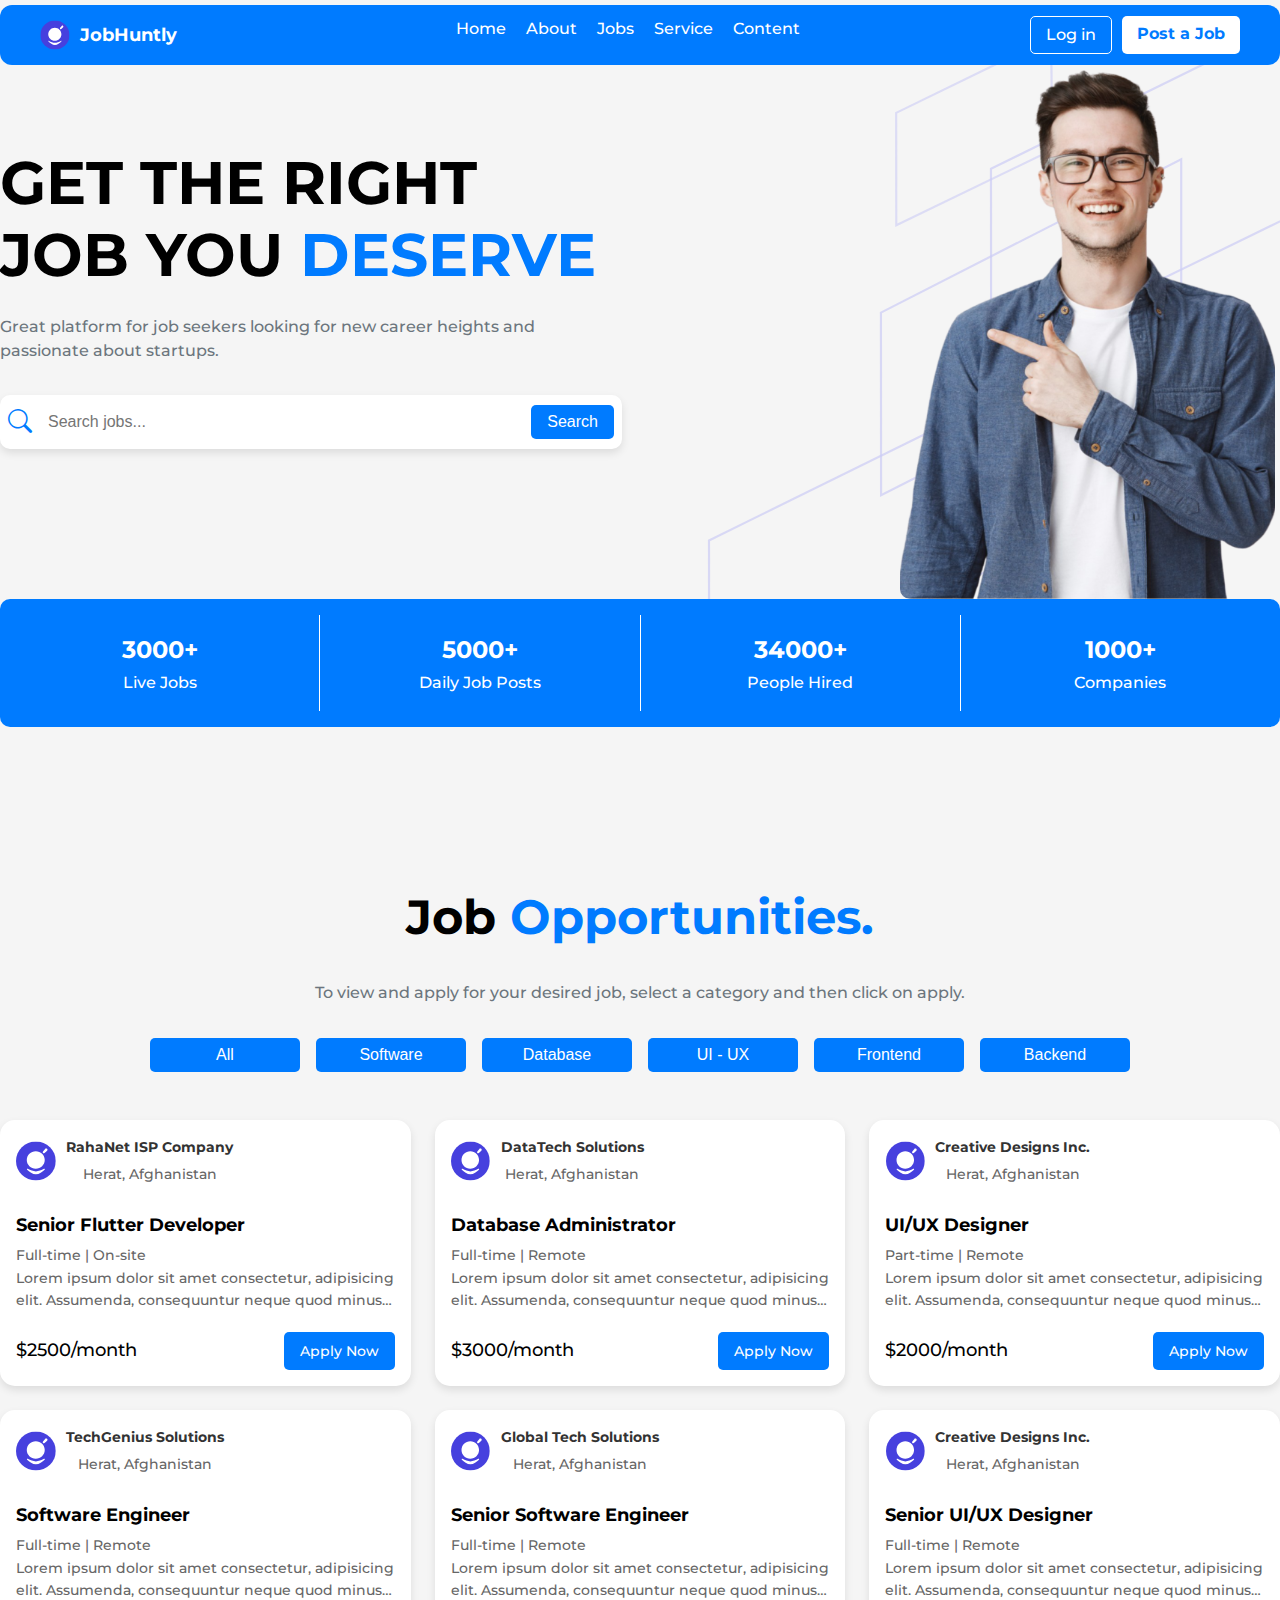
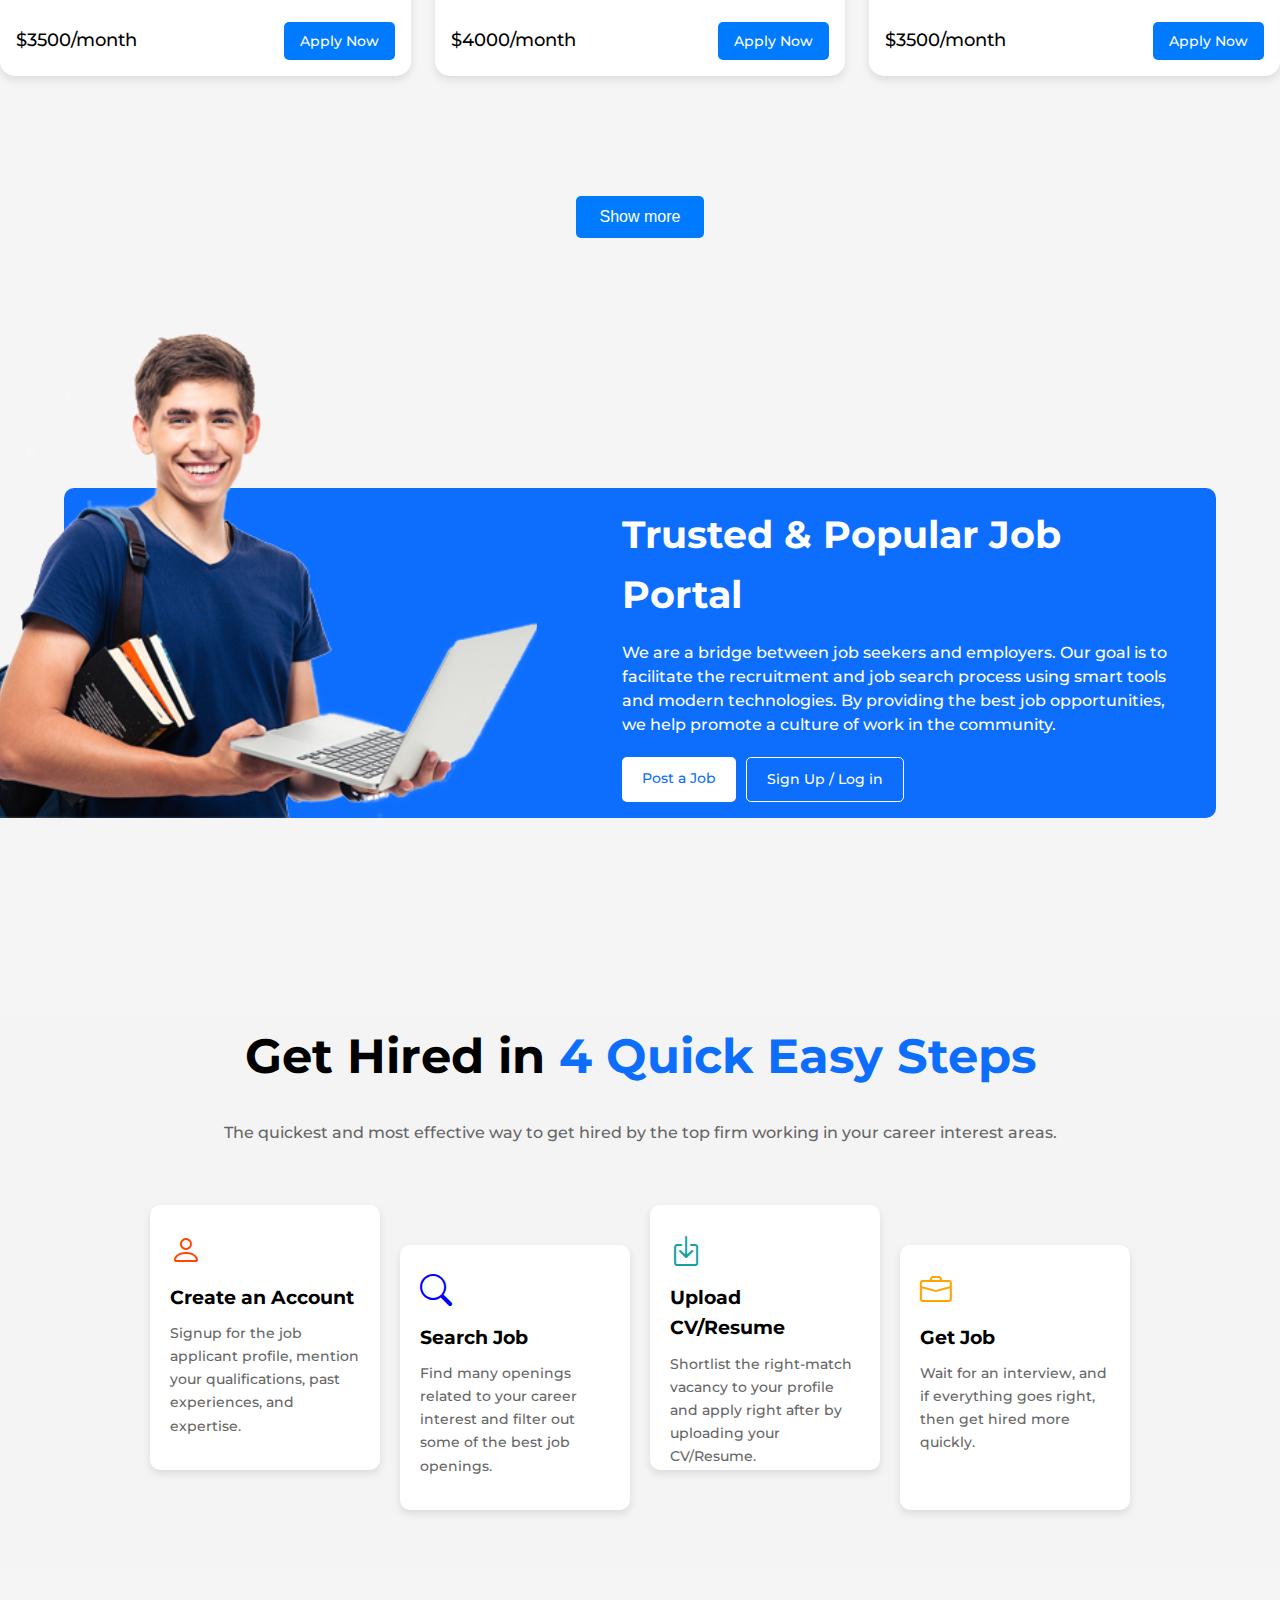
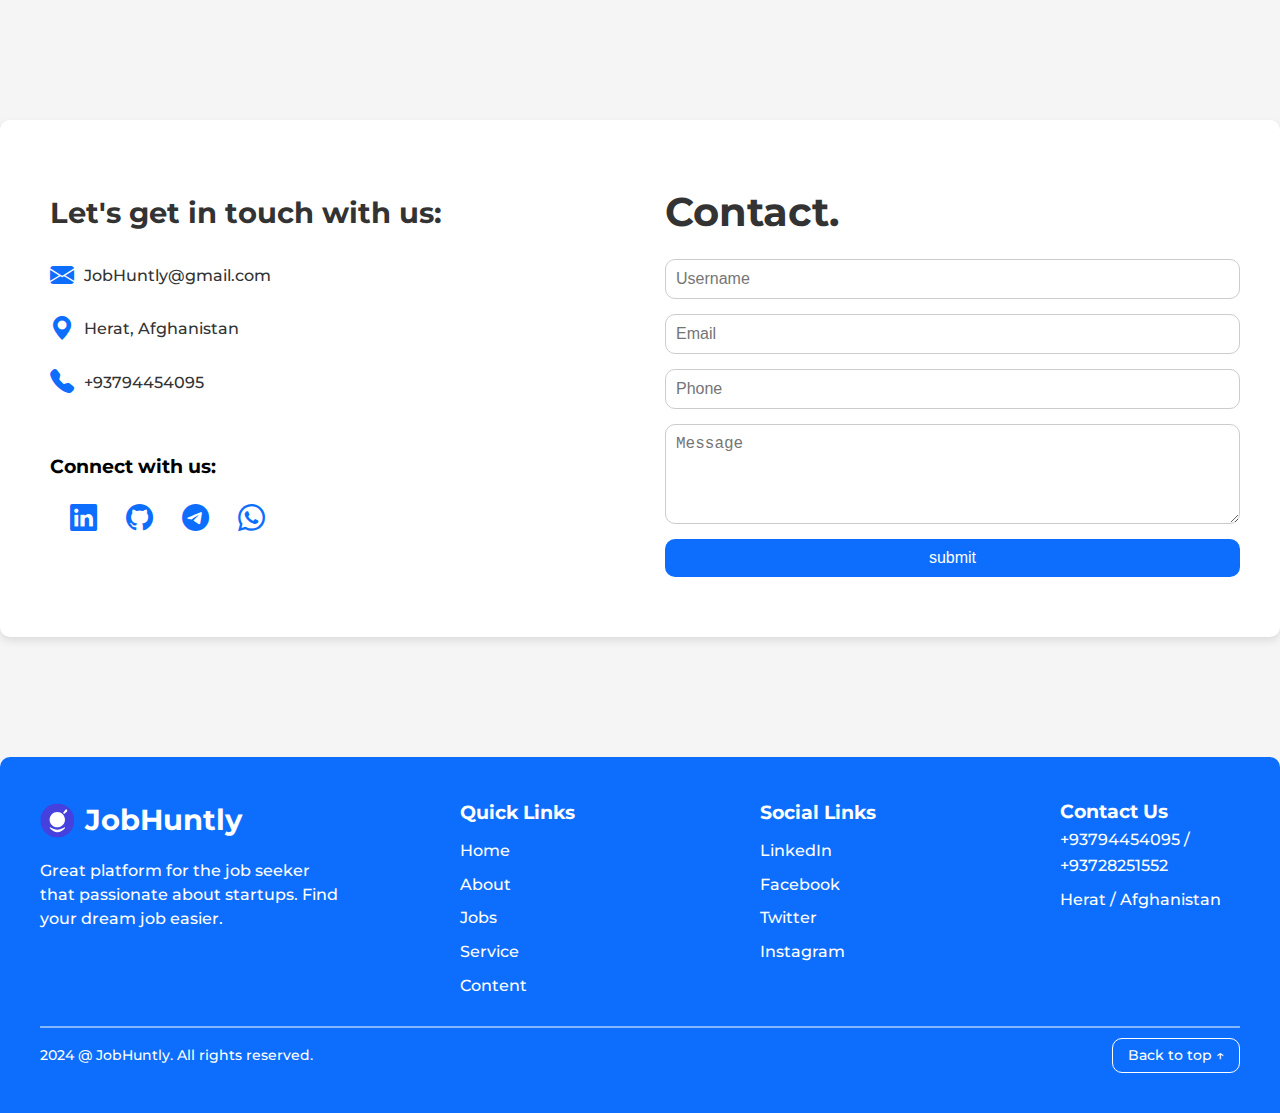
<file: index.html>
<!DOCTYPE html>
<html lang="en">
  <head>
    <title>JobHuntly</title>
    <meta charset="utf-8" />
    <meta
      name="viewport"
      content="width=device-width, initial-scale=1, shrink-to-fit=no"
    />
    <link rel="stylesheet" href="./css/index.css" />
    <link rel="icon" type="image/svg+xml" href="./images/logo.svg" />
<!-- font -->
    <link href="https://fonts.googleapis.com/css2?family=Montserrat:wght@100;200;300;400;500;600;700;800;900&display=swap" rel="stylesheet">
    
    <!-- Bootstrap icons v5.2.1 -->
    <link
      rel="stylesheet"
      href="https://cdn.jsdelivr.net/npm/bootstrap-icons@1.7.2/font/bootstrap-icons.css"/>
    
  </head>
  <body style="background-color: whitesmoke">
<!-- Navbar Section -->
<div class="container-n">
  <nav class="navbar">
    <div class="navbar-container">
      <a class="navbar-brand" href="#">
        <img
          src="./images/logo.svg"
          alt="JobHuntly Logo"
          width="30"
          height="30"
          class="brand-logo"
        />
        JobHuntly
      </a>
      <button class="navbar-toggler" id="navbar-toggler">
        <span class="toggler-icon"></span>
      </button>
      <div class="navbar-collapse" id="navbarNav">
        <ul class="navbar-nav ">
          <li class="nav-item">
            <a class="nav-link" href="#">Home</a>
          </li>
          <li class="nav-item">
            <a class="nav-link" href="#about">About</a>
          </li>
          <li class="nav-item">
            <a class="nav-link" href="#jobs">Jobs</a>
          </li>
          <li class="nav-item">
            <a class="nav-link" href="#service">Service</a>
          </li>
          <li class="nav-item">
            <a class="nav-link" href="#content">Content</a>
          </li>
        </ul>
        <ul class="navbar-actions">
            <a class="btn-login" href="./Log-in.html">Log in</a>
            <a class="btn-post" href="#">Post a Job</a>
        </ul>
      </div>
    </div>
  </nav>
</div>


<!-- Home Section -->
<section class="intro" id="home">
  <div class="container-h">
    <div class="row">
      <!-- Text Section -->
      <div class=" text-section">
        <h2 class="titless">
          GET THE RIGHT JOB
          YOU <span class="highlight">DESERVE</span>
        </h2>
        <p class="subtitle">
          Great platform for job seekers looking for new career heights and passionate about startups.
        </p>
        <!-- Search Box -->
        <div class="search-box">
          <span class="search-icon"><i class="bi bi-search"></i></span>
          <input type="text" class="search-input" placeholder="Search jobs..." />
          <button class="search-button">Search</button>
        </div>
      </div>
      <!-- Image Section -->
      <div class=" image-section">
        <img src="./images/photo.svg" alt="Person Image" class="image" />
      </div>
    </div>
    <!-- Statistics Section -->
    <div class="stats-row">
      <div class="stat">
        <h3>3000+</h3>
        <p>Live Jobs</p>
      </div>
      <div class="stat">
        <h3>5000+</h3>
        <p>Daily Job Posts</p>
      </div>
      <div class="stat">
        <h3>34000+</h3>
        <p>People Hired</p>
      </div>
      <div class="stat">
        <h3>1000+</h3>
        <p>Companies</p>
      </div>
    </div>
  </div>
</section>


<!-- Job Section -->
<div class="container-j" id="jobs">
  <!-- Title and Subtitle -->
  <div class="text-center ">
    <h2 class="title">
      Job <span class="highlight">Opportunities.</span>
    </h2>
    <p class="subtitle">
      To view and apply for your desired job, select a category and then click on apply.
    </p>
  </div>
  <!-- Buttons -->
  <div class="button-group">
    <button class="button" onclick="filterJobs('all')">All</button>
    <button class="button" onclick="filterJobs('software')">Software</button>
    <button class="button" onclick="filterJobs('database')">Database</button>
    <button class="button" onclick="filterJobs('ui-ux')">UI - UX</button>
    <button class="button" onclick="filterJobs('frontend')">Frontend</button>
    <button class="button" onclick="filterJobs('backend')">Backend</button>
  </div>
  <!-- List Jobs -->
  <div class="job-list" id="job-list">
    <!-- Dynamic job cards will be added here -->
  </div>
  <!-- Show More Button -->
  <div class="text-center">
    <button id="show-more-btn" class="show-more" onclick="showMoreJobs()">Show more</button>
  </div>
</div>


<!-- About Section -->
<div class="containers">
  <div class="content">
      <div class="image-section">
        <img src="./images/photo2.svg" alt="Person with laptop" />
      </div>
    <div class="text-section">
      <h1>Trusted & Popular Job Portal</h1>
      <p>
        We are a bridge between job seekers and employers. Our goal is to
        facilitate the recruitment and job search process using smart tools
        and modern technologies. By providing the best job opportunities, we
        help promote a culture of work in the community.
      </p>
      <div class="buttons">
        <a class="btns post-job" href="#">Post a Job</a>
        <a class="btns sign-up" href="./Log-in.html">Sign Up / Log in</a>
      </div>
    </div>
  </div>
</div>

<!-- Services Section -->
<div class="container3" id="service">
  <h1 class="font-step">Get Hired in <span>4 Quick Easy Steps</span></h1>
  <p class="description">The quickest and most effective way to get hired by the top firm working in your career interest areas.</p>

  <div class="steps">
    <div class="step">
      <div class="step-icon icon1"><i class="bi bi-person"></i></div>
      <h3>Create an Account</h3>
      <p>Signup for the job applicant profile, mention your qualifications, past experiences, and expertise.</p>
    </div>
    <div class="step">
      <div class="step-icon icon2"><i class="bi bi-search"></i></div>
      <h3>Search Job</h3>
      <p>Find many openings related to your career interest and filter out some of the best job openings.</p>
    </div>
    <div class="step">
      <div class="step-icon icon3"><i class="bi bi-box-arrow-in-down"></i></div>
      <h3>Upload CV/Resume</h3>
      <p>Shortlist the right-match vacancy to your profile and apply right after by uploading your CV/Resume.</p>
    </div>
    <div class="step">
      <div class="step-icon icon4"><i class="bi bi-briefcase"></i></div>
      <h3>Get Job</h3>
      <p>Wait for an interview, and if everything goes right, then get hired more quickly.</p>
    </div>
  </div>
</div>


<!-- Contact Section -->
<section class="container4" id="content">
  <div class="let-section">
    <div class="lest-content">
      <h2 >Let&apos;s get in touch with us:</h2>
        <ul >
          <li >
            <span><i class="bi bi-envelope-fill"></i></span> 
            <span >JobHuntly@gmail.com</span>
          </li>
          <li >
            <span><i class="bi bi-geo-alt-fill"></i></span> 
            <span>Herat, Afghanistan</span>
          </li>
          <li >
            <span><i class="bi bi-telephone-fill"></i></span> 
            <span>+93794454095</span>
          </li>
        </ul>
    </div>
    <div class="main-social">
      <h3 >Connect with us:</h3>
      <div class="social">
        <a href="https://www.linkedin.com/in/hasibullah-wahabzadah-45884b26b/"  target="_blank" >
          <span><i class="bi bi-linkedin"></i></span>
        </a>
        <a href="https://github.com/Hasibullah-Wahabzadah"  target="_blank" >
          <span><i class="bi bi-github"></i></span>
        </a>
        <a href="https://t.me/HWE0040"  target="_blank" >
          <span><i class="bi bi-telegram"></i></span>
        </a>
        <a href="https://api.whatsapp.com/send?phone=93794454095"  target="_blank" >
          <span><i class="bi bi-whatsapp"></i></span>
        </a>
      </div>
    </div>
  </div>
  
  <div class="conactForm">
    <h2>Contact.</h2>
    <form action="">
      <input type="text" placeholder="Username">
      <input type="email" placeholder="Email">
      <input type="text" placeholder="Phone">
      <textarea name="" id="" placeholder="Message"></textarea>
      <button >submit</button>
    </form>
  </div>
</section>

<!-- Footer Section -->
<footer class="footer">
  <div class="footer-section">
  <div class="footer-content">
    <!-- Logo and description -->
    <div class="footer-logo">
      <h2>
        <img class="logo-icon" src="./images/logo.svg"> JobHuntly
      </h2>
      <p>
        Great platform for the job seeker that passionate about startups. Find your dream job easier.
      </p>
    </div>

    <!-- Quick Links -->
    <div class="footer-links">
      <h3>Quick Links</h3>
      <ul>
        <li><a href="#">Home</a></li>
        <li><a href="#about">About</a></li>
        <li><a href="#jobs">Jobs</a></li>
        <li><a href="#service">Service</a></li>
        <li><a href="#content">Content</a></li>
      </ul>
    </div>

    <!-- Social Links -->
    <div class="footer-links">
      <h3>Social Links</h3>
      <ul>
        <li><a href="#">LinkedIn</a></li>
        <li><a href="#">Facebook</a></li>
        <li><a href="#">Twitter</a></li>
        <li><a href="#">Instagram</a></li>
      </ul>
    </div>

    <!-- Contact Us -->
    <div class="footer-contact">
      <h3>Contact Us</h3>
      <p>+93794454095 / +93728251552</p>
      <p>Herat / Afghanistan</p>
    </div>
  </div>  
  </div>
  

  <hr class="footer-divider">

  <!-- Bottom Footer -->
  <div class="footer-bottom">
    <p>2024 @ JobHuntly. All rights reserved.</p>
    <a class="back-to-top" href="#">Back to top ↑</a>
  </div>
</footer>


<script>
  document.getElementById('navbar-toggler').addEventListener('click', () => {
  document.getElementById('navbarNav').classList.toggle('active');
});
</script>


<script src="./js/script.js"></script>
  </body>
</html>
</file>
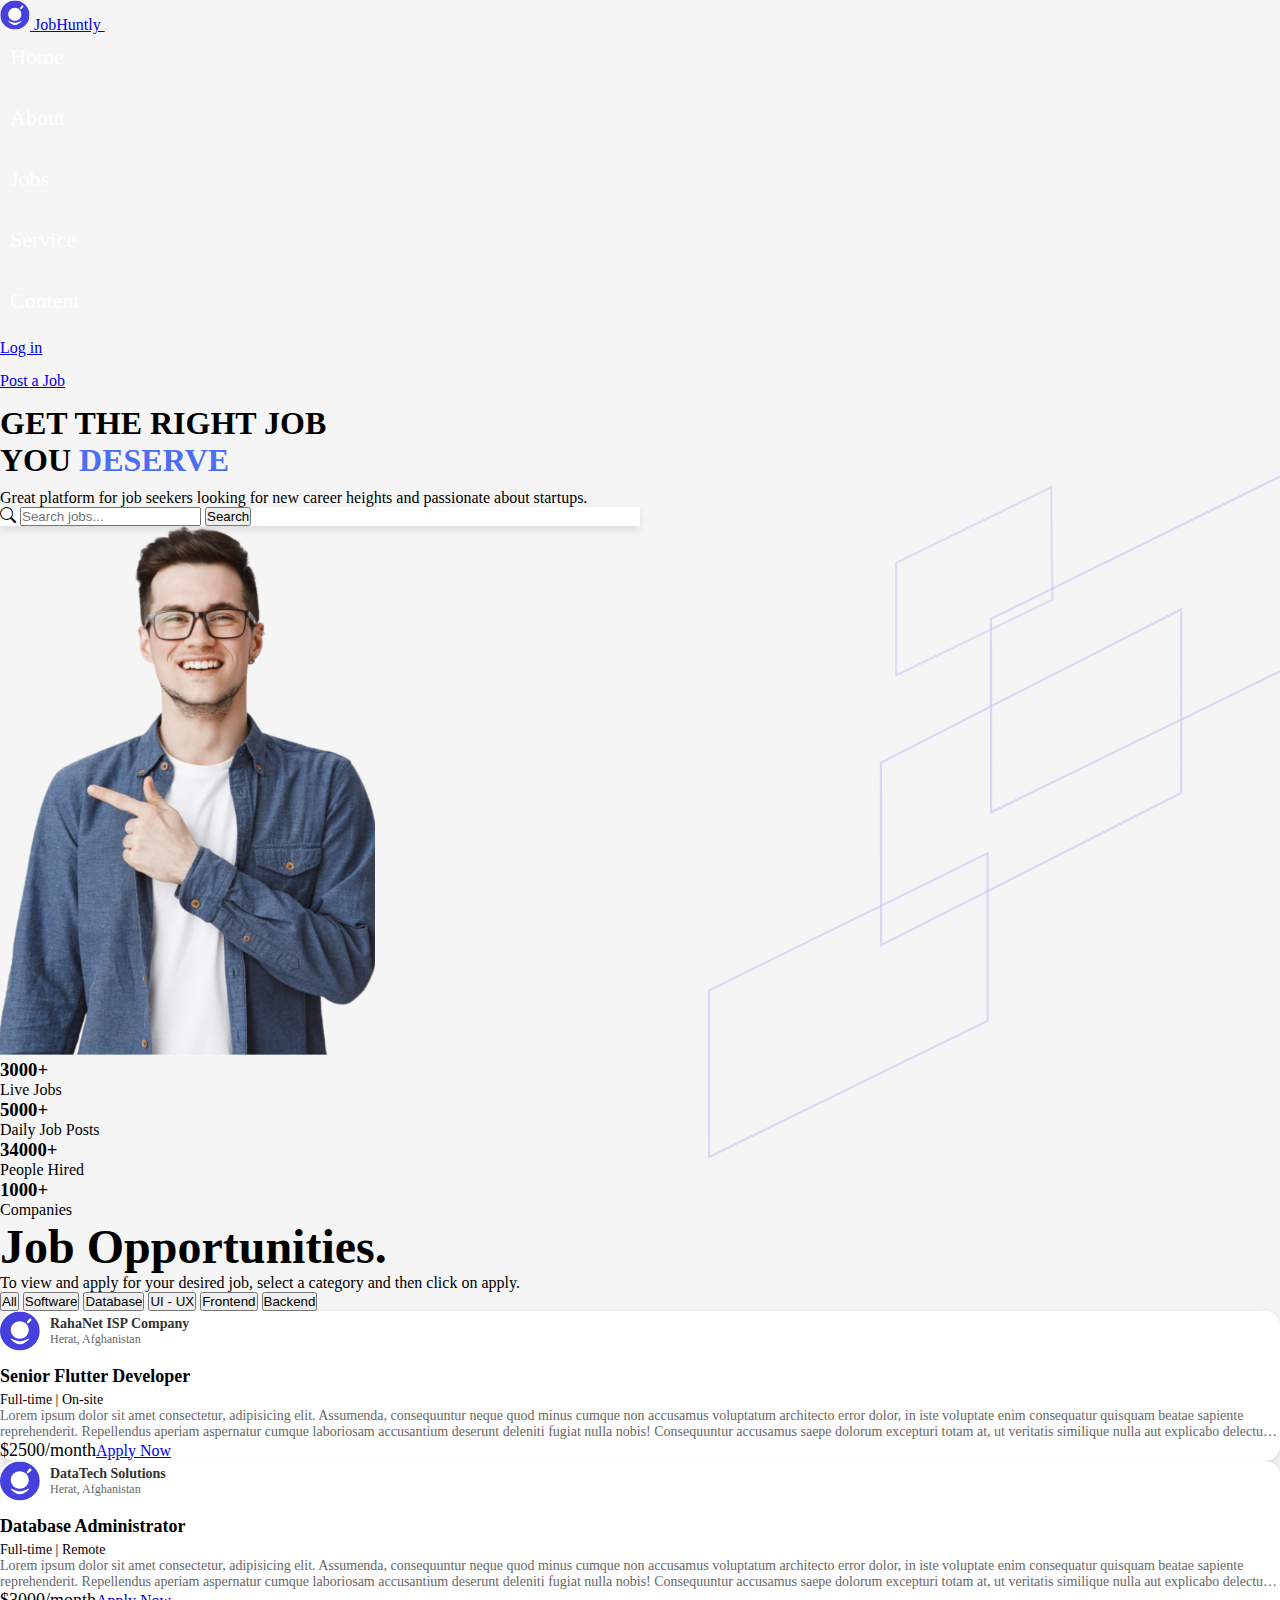
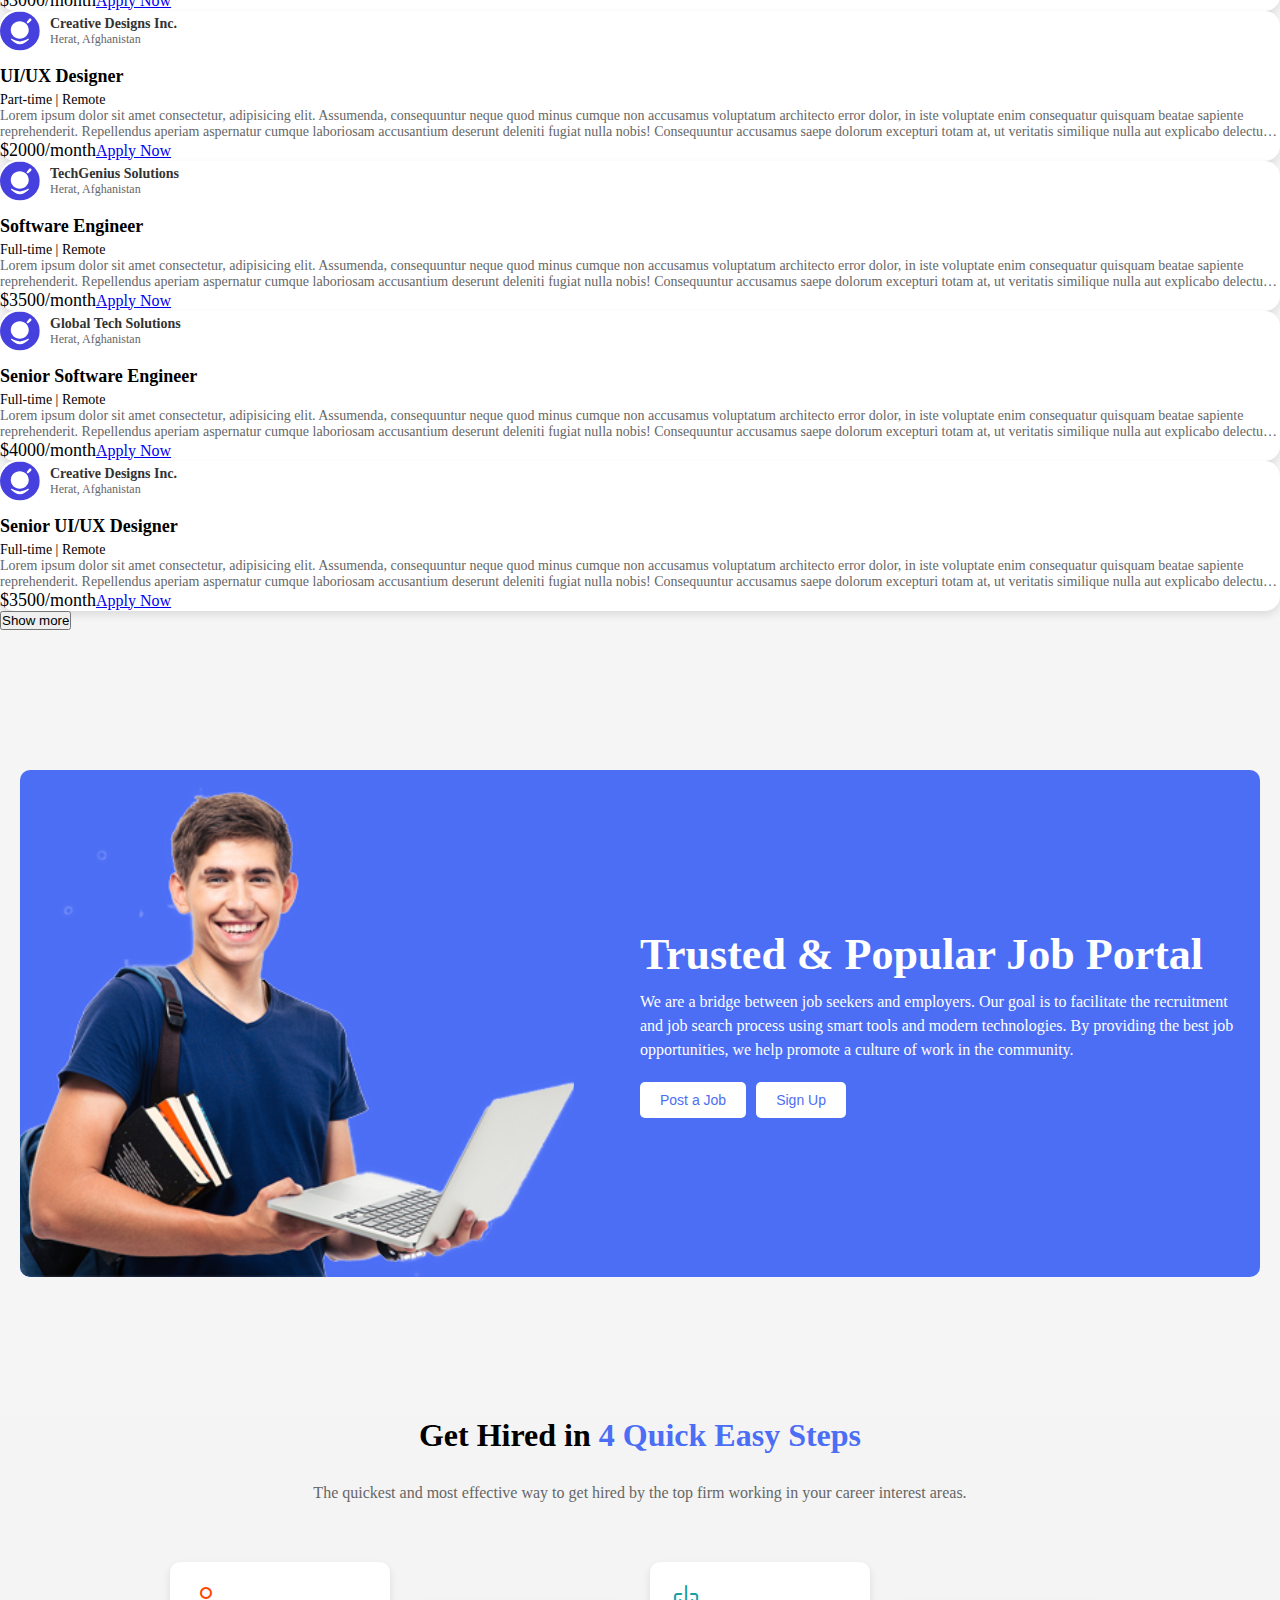
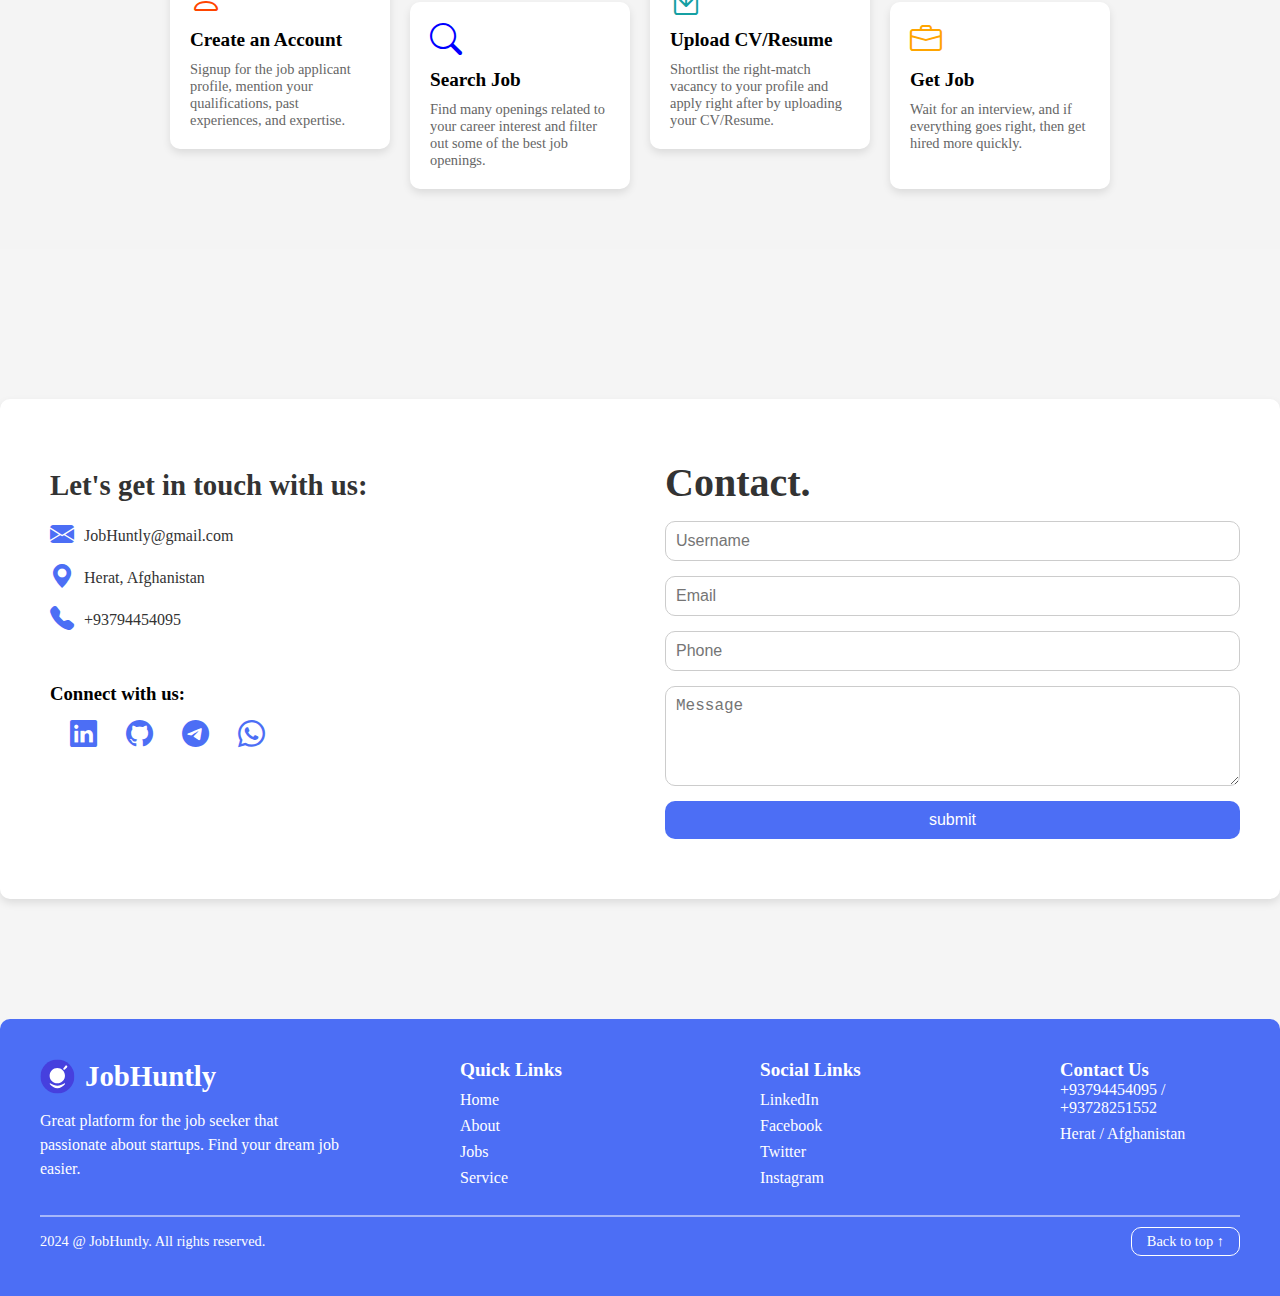
<file: public/index.html>
<!DOCTYPE html>
<html lang="en">
  <head>
    <title>JobHuntly</title>
    <meta charset="utf-8" />
    <meta
      name="viewport"
      content="width=device-width, initial-scale=1, shrink-to-fit=no"
    />
    <link rel="stylesheet" href="/public/css/index.css" />
    <link rel="icon" type="image/svg+xml" href="/public/images/logo.svg" />
    <!-- Font  -->
    <link rel="preconnect" href="https://fonts.googleapis.com" />
    <link rel="preconnect" href="https://fonts.gstatic.com" crossorigin />
    <link
      href="https://fonts.googleapis.com/css2?family=Montserrat:ital,wght@0,100..900;1,100..900&family=Noto+Sans:ital,wght@0,100..900;1,100..900&family=Roboto:ital,wght@0,100;0,300;0,400;0,500;0,700;0,900;1,100;1,300;1,400;1,500;1,700;1,900&display=swap"
      rel="stylesheet"
    />

    <!-- Bootstrap CSS v5.2.1 -->
    <link
      rel="stylesheet"
      href="https://cdn.jsdelivr.net/npm/bootstrap-icons@1.7.2/font/bootstrap-icons.css"/>
    <link
      href="https://cdn.jsdelivr.net/npm/bootstrap@5.3.2/dist/css/bootstrap.min.css"
      rel="stylesheet"
      integrity="sha384-T3c6CoIi6uLrA9TneNEoa7RxnatzjcDSCmG1MXxSR1GAsXEV/Dwwykc2MPK8M2HN"
      crossorigin="anonymous"/>
  </head>
  <body style="background-color: whitesmoke">
<!-- Navbar Section -->
    <div class="container mt-2">
      <nav class="navbar navbar-expand-lg bg-primary rounded-3 px-3 py-2 fixed">
        <div class="container-fluid">
          <a
            class="navbar-brand text-white fw-bold d-flex align-items-center"
            href="#"
          >
            <img
              src="/public/images/logo.svg"
              alt="JobHuntly Logo"
              width="30"
              height="30"
              class="me-2"
            />
            JobHuntly
          </a>
          <button
            class="navbar-toggler"
            type="button"
            data-bs-toggle="collapse"
            data-bs-target="#navbarNav"
            aria-controls="navbarNav"
            aria-expanded="false"
            aria-label="Toggle navigation"
          >
            <span class="navbar-toggler-icon"></span>
          </button>
          <div class="collapse navbar-collapse" id="navbarNav">
            <ul class="navbar-nav mx-auto ">
              <li class="nav-item">
                <a class="font-size " href="#">Home</a>
              </li>
              <li class="nav-item">
                <a class="font-size" href="#about">About</a>
              </li>
              <li class="nav-item">
                <a class="font-size" href="#jobs">Jobs</a>
              </li>
              <li class="nav-item">
                <a class="font-size" href="#service">Service</a>
              </li>
              <li class="nav-item">
                <a class="font-size" href="#service">Content</a>
              </li>
            </ul>
            <ul class="navbar-nav">
              <li class="nav-item">
                <a class="btn text-white me-2" href="/public/Log-in.html">Log in</a>
              </li>
              <li class="nav-item">
                <a class="btn btn-light text-primary rounded px-3" href="#"
                  >Post a Job</a
                >
              </li>
            </ul>
          </div>
        </div>
      </nav>
    </div>

<!-- Home Section -->
<section class="intro" id="home">
  <div class="container my-4">
    <div class="row align-items-center">
      <div class="col-lg-8  text-lg-start">
        <h1 class="fw-bold display-1">
          GET THE RIGHT JOB <br />
          YOU <span class="text-primary">DESERVE</span>
        </h1>
        <p class="text-muted mt-5">
          Great platform for job seekers looking for new career heights and passionate about startups.
        </p>
        <!-- Search Box -->
        <div class="input-group mt-5 p-3 searchBox rounded" style="max-width: 640px; width: 100%">
          <span class="input-group-text bg-white border-0"><i class="bi bi-search"></i></span>
          <input type="text" class="form-control border-0" placeholder="Search jobs..." />
          <button class="btn btn-primary rounded btn-lg">Search</button>
        </div>
      </div>
      <!-- Image Section -->
      <div class="col-lg-4 text-center">
        <img src="/public/images/photo.svg" alt="Person Image" class="img-fluid d-none d-sm-block" />
      </div>
    </div>
    <!-- Statistics Section -->
    <div class="row text-center mt-4 py-2 bg-primary rounded">
      <div class="col-6 col-md-3 border-end border-white">
        <div class="text-white p-4">
          <h3>3000+</h3>
          <p>Live Jobs</p>
        </div>
      </div>
      <div class="col-6 col-md-3 border-end border-white">
        <div class="text-white p-4">
          <h3>5000+</h3>
          <p>Daily Job Posts</p>
        </div>
      </div>
      <div class="col-6 col-md-3 border-end border-white">
        <div class="text-white p-4">
          <h3>34000+</h3>
          <p>People Hired</p>
        </div>
      </div>
      <div class="col-6 col-md-3">
        <div class="text-white p-4">
          <h3>1000+</h3>
          <p>Companies</p>
        </div>
      </div>
    </div>
  </div>
</section>

<!-- Job Section -->
<div class="container my-5" id="jobs">
  <!-- Title and Subtitle -->
  <div class="text-center mb-5">
    <h2 style="font-size: 3em;" class="mb-4">Job <span class="text-primary">Opportunities.</span></h2>
    <p class="mb-4">To view and apply for your desired job, select a category and then click on apply.</p>
  </div>
  <!-- Buttons -->
  <div class="row mb-5 mt-5">
    <div class="col-12 d-flex flex-wrap justify-content-center gap-2">
      <button class="btn btn-primary col-3 col-md-1" onclick="filterJobs('all')">All</button>
      <button class="btn btn-primary col-3 col-md-1" onclick="filterJobs('software')">Software</button>
      <button class="btn btn-primary col-3 col-md-1" onclick="filterJobs('database')">Database</button>
      <button class="btn btn-primary col-3 col-md-1" onclick="filterJobs('ui-ux')">UI - UX</button>
      <button class="btn btn-primary col-3 col-md-1" onclick="filterJobs('frontend')">Frontend</button>
      <button class="btn btn-primary col-3 col-md-1" onclick="filterJobs('backend')">Backend</button>
    </div>
  </div>
  <!-- List Jobs -->
  <div class="row row-cols-1 row-cols-md-2 row-cols-lg-3 g-4" id="job-list">
    <!-- Dynamic job cards will be added here -->
  </div>
  <!-- Show More Button -->
  <div class="text-center mt-4">
    <button id="show-more-btn" class="btn btn-primary mt-5" onclick="showMoreJobs()">Show more</button>
  </div>
</div>

<!-- About Section -->
<div class="container2">
  <div class="job-portal-section">
    <div class="image">
      <img src="/public/images/photo2.svg" alt="Person with Laptop">
    </div>
    <div class="content">
      <h2>Trusted & Popular Job Portal</h2>
      <p>We are a bridge between job seekers and employers. Our goal is to facilitate the recruitment and job search process using smart tools and modern technologies. By providing the best job opportunities, we help promote a culture of work in the community.</p>
      <div class="buttons">
        <button class="button3">Post a Job</button>
        <button class="button3">Sign Up</button>
      </div>
    </div>
  </div>
</div>

<!-- Services Section -->
<div class="container3">
  <h1>Get Hired in <span>4 Quick Easy Steps</span></h1>
  <p class="description">The quickest and most effective way to get hired by the top firm working in your career interest areas.</p>

  <div class="steps">
    <div class="step">
      <div class="step-icon icon1"><i class="bi bi-person"></i></div>
      <h3>Create an Account</h3>
      <p>Signup for the job applicant profile, mention your qualifications, past experiences, and expertise.</p>
    </div>
    <div class="step">
      <div class="step-icon icon2"><i class="bi bi-search"></i></div>
      <h3>Search Job</h3>
      <p>Find many openings related to your career interest and filter out some of the best job openings.</p>
    </div>
    <div class="step">
      <div class="step-icon icon3"><i class="bi bi-box-arrow-in-down"></i></div>
      <h3>Upload CV/Resume</h3>
      <p>Shortlist the right-match vacancy to your profile and apply right after by uploading your CV/Resume.</p>
    </div>
    <div class="step">
      <div class="step-icon icon4"><i class="bi bi-briefcase"></i></div>
      <h3>Get Job</h3>
      <p>Wait for an interview, and if everything goes right, then get hired more quickly.</p>
    </div>
  </div>
</div>


<!-- Contact Section -->
<section class="container4">
  <div class="let-section">
    <div>
      <h2 >Let&apos;s get in touch with us:</h2>
        <ul >
          <li >
            <span><i class="bi bi-envelope-fill"></i></span> 
            <span >JobHuntly@gmail.com</span>
          </li>
          <li >
            <span><i class="bi bi-geo-alt-fill"></i></span> 
            <span>Herat, Afghanistan</span>
          </li>
          <li >
            <span><i class="bi bi-telephone-fill"></i></span> 
            <span>+93794454095</span>
          </li>
        </ul>
    </div>
    <div class="main-social">
      <h3 >Connect with us:</h3>
      <div class="social">
        <a href="https://www.linkedin.com/in/hasibullah-wahabzadah-45884b26b/"  target="_blank" >
          <span><i class="bi bi-linkedin"></i></span>
        </a>
        <a href="https://github.com/Hasibullah-Wahabzadah"  target="_blank" >
          <span><i class="bi bi-github"></i></span>
        </a>
        <a href="https://t.me/HWE0040"  target="_blank" >
          <span><i class="bi bi-telegram"></i></span>
        </a>
        <a href="https://api.whatsapp.com/send?phone=93794454095"  target="_blank" >
          <span><i class="bi bi-whatsapp"></i></span>
        </a>
      </div>
    </div>
  </div>
  
  <div class="conactForm">
    <h2>Contact.</h2>
    <form action="">
      <input type="text" placeholder="Username">
      <input type="email" placeholder="Email">
      <input type="text" placeholder="Phone">
      <textarea name="" id="" placeholder="Message"></textarea>
      <button >submit</button>
    </form>
  </div>
</section>

<!-- Footer Section -->
<footer class="footer">
  <div class="footer-section">
  <div class="footer-content">
    <!-- Logo and description -->
    <div class="footer-logo">
      <h2>
        <img class="logo-icon" src="/public/images/logo.svg"> JobHuntly
      </h2>
      <p>
        Great platform for the job seeker that passionate about startups. Find your dream job easier.
      </p>
    </div>

    <!-- Quick Links -->
    <div class="footer-links">
      <h3>Quick Links</h3>
      <ul>
        <li><a href="#">Home</a></li>
        <li><a href="#">About</a></li>
        <li><a href="#">Jobs</a></li>
        <li><a href="#">Service</a></li>
      </ul>
    </div>

    <!-- Social Links -->
    <div class="footer-links">
      <h3>Social Links</h3>
      <ul>
        <li><a href="#">LinkedIn</a></li>
        <li><a href="#">Facebook</a></li>
        <li><a href="#">Twitter</a></li>
        <li><a href="#">Instagram</a></li>
      </ul>
    </div>

    <!-- Contact Us -->
    <div class="footer-contact">
      <h3>Contact Us</h3>
      <p>+93794454095 / +93728251552</p>
      <p>Herat / Afghanistan</p>
    </div>
  </div>  
  </div>
  

  <hr class="footer-divider">

  <!-- Bottom Footer -->
  <div class="footer-bottom">
    <p>2024 @ JobHuntly. All rights reserved.</p>
    <a class="back-to-top" href="#Home">Back to top ↑</a>
  </div>
</footer>


<script src="/public/js/script.js"></script>
    <!-- Bootstrap JavaScript Libraries -->
    <script
      src="https://cdn.jsdelivr.net/npm/@popperjs/core@2.11.8/dist/umd/popper.min.js"
      integrity="sha384-I7E8VVD/ismYTF4hNIPjVp/Zjvgyol6VFvRkX/vR+Vc4jQkC+hVqc2pM8ODewa9r"
      crossorigin="anonymous"></script>
    <script
      src="https://cdn.jsdelivr.net/npm/bootstrap@5.3.2/dist/js/bootstrap.min.js"
      integrity="sha384-BBtl+eGJRgqQAUMxJ7pMwbEyER4l1g+O15P+16Ep7Q9Q+zqX6gSbd85u4mG4QzX+"
      crossorigin="anonymous"></script>
  </body>
</html>
</file>
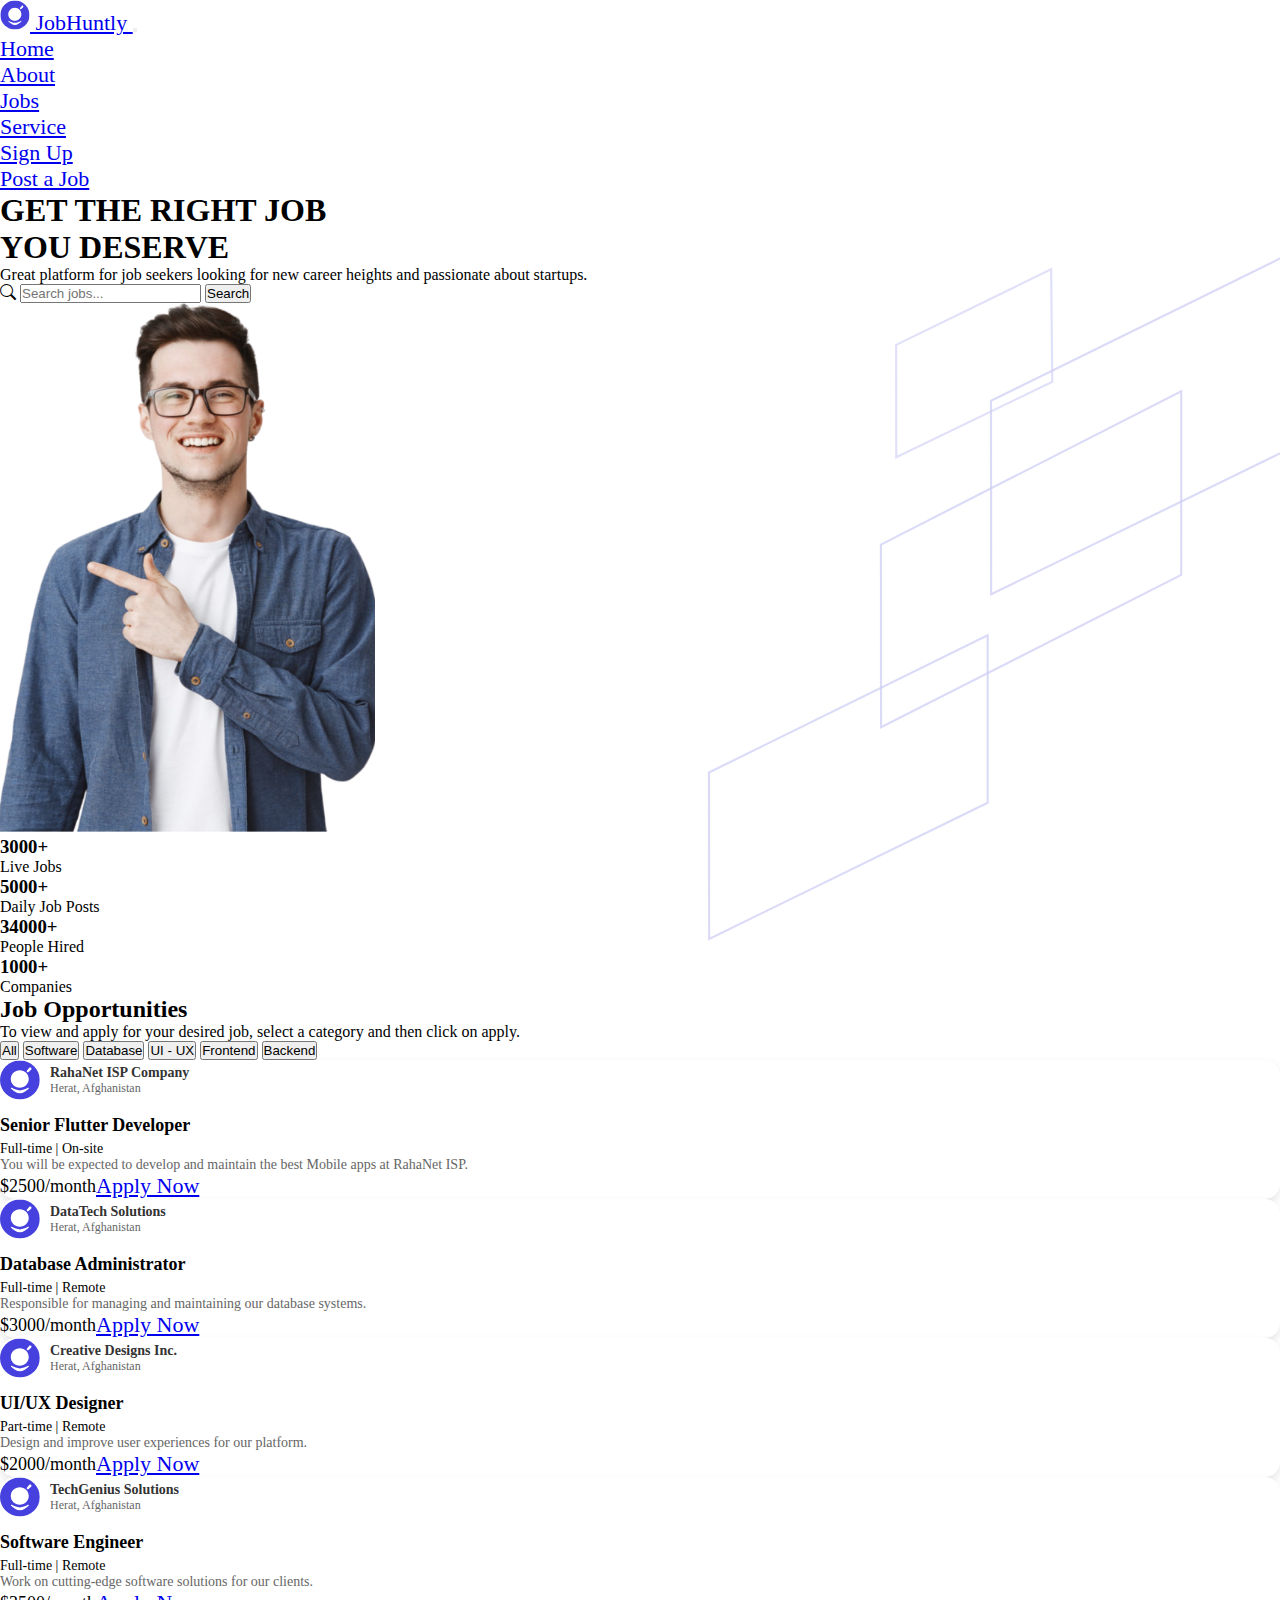
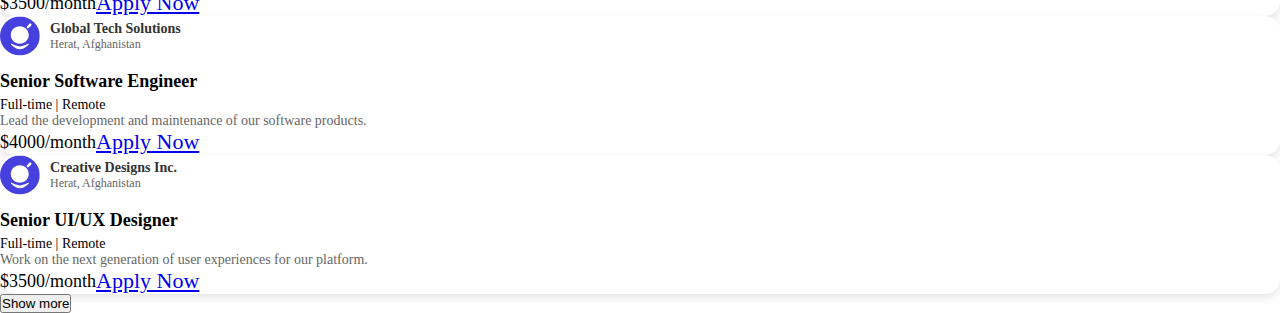
<file: src/index.html>
<!DOCTYPE html>
<html lang="en">
  <head>
    <title>JobHuntly</title>

    <meta charset="utf-8" />
    <meta
      name="viewport"
      content="width=device-width, initial-scale=1, shrink-to-fit=no"
    />
    <link rel="stylesheet" href="../assets/css/Style.css" />
    <link rel="icon" type="image/svg+xml" href="../assets/img/logo.svg" />
    <!-- Font  -->
    <link rel="preconnect" href="https://fonts.googleapis.com" />
    <link rel="preconnect" href="https://fonts.gstatic.com" crossorigin />
    <link
      href="https://fonts.googleapis.com/css2?family=Montserrat:ital,wght@0,100..900;1,100..900&family=Noto+Sans:ital,wght@0,100..900;1,100..900&family=Roboto:ital,wght@0,100;0,300;0,400;0,500;0,700;0,900;1,100;1,300;1,400;1,500;1,700;1,900&display=swap"
      rel="stylesheet"
    />

    <!-- Bootstrap CSS v5.2.1 -->
    <link
      rel="stylesheet"
      href="https://cdn.jsdelivr.net/npm/bootstrap-icons@1.7.2/font/bootstrap-icons.css"
    />
    <link
      href="https://cdn.jsdelivr.net/npm/bootstrap@5.3.2/dist/css/bootstrap.min.css"
      rel="stylesheet"
      integrity="sha384-T3c6CoIi6uLrA9TneNEoa7RxnatzjcDSCmG1MXxSR1GAsXEV/Dwwykc2MPK8M2HN"
      crossorigin="anonymous"
    />
  </head>
  <body class="">
    <!-- Navbar -->
    <div class="container mt-4">
      <nav class="navbar navbar-expand-lg bg-primary rounded-3 px-3 py-2 fixed">
        <div class="container-fluid">
          <a
            class="navbar-brand text-white fw-bold d-flex align-items-center"
            href="#"
          >
            <img
              src="../assets/img/logo.svg"
              alt="JobHuntly Logo"
              width="30"
              height="30"
              class="me-2"
            />
            JobHuntly
          </a>
          <button
            class="navbar-toggler"
            type="button"
            data-bs-toggle="collapse"
            data-bs-target="#navbarNav"
            aria-controls="navbarNav"
            aria-expanded="false"
            aria-label="Toggle navigation"
          >
            <span class="navbar-toggler-icon"></span>
          </button>
          <div class="collapse navbar-collapse" id="navbarNav">
            <ul class="navbar-nav mx-auto">
              <li class="nav-item">
                <a class="nav-link text-white" href="#">Home</a>
              </li>
              <li class="nav-item">
                <a class="nav-link text-white" href="#">About</a>
              </li>
              <li class="nav-item">
                <a class="nav-link text-white" href="#">Jobs</a>
              </li>
              <li class="nav-item">
                <a class="nav-link text-white" href="#">Service</a>
              </li>
            </ul>
            <ul class="navbar-nav">
              <li class="nav-item">
                <a class="btn text-white me-2" href="#">Sign Up</a>
              </li>
              <li class="nav-item">
                <a class="btn btn-light text-primary rounded px-3" href="#"
                  >Post a Job</a
                >
              </li>
            </ul>
          </div>
        </div>
      </nav>
    </div>

<!-- Home Section -->
<section class="intro">
  <div class="container my-4">
    <div class="row align-items-center">
      <div class="col-lg-8  text-lg-start">
        <h1 class="fw-bold display-1">
          GET THE RIGHT JOB <br />
          YOU <span class="text-primary">DESERVE</span>
        </h1>
        <p class="text-muted mt-5">
          Great platform for job seekers looking for new career heights and passionate about startups.
        </p>
        <!-- Search Box -->
        <div class="input-group mt-5 p-3 searchBox rounded" style="max-width: 640px; width: 100%">
          <span class="input-group-text bg-white border-0"><i class="bi bi-search"></i></span>
          <input type="text" class="form-control border-0" placeholder="Search jobs..." />
          <button class="btn btn-primary rounded btn-lg">Search</button>
        </div>
      </div>
      <!-- Image Section -->
      <div class="col-lg-4 text-center">
        <img src="../assets/img/photo.svg" alt="Person Image" class="img-fluid" />
      </div>
    </div>
    <!-- Statistics Section -->
    <div class="row text-center mt-4 py-2 bg-primary rounded">
      <div class="col-6 col-md-3 border-end border-white">
        <div class="text-white p-4">
          <h3>3000+</h3>
          <p>Live Jobs</p>
        </div>
      </div>
      <div class="col-6 col-md-3 border-end border-white">
        <div class="text-white p-4">
          <h3>5000+</h3>
          <p>Daily Job Posts</p>
        </div>
      </div>
      <div class="col-6 col-md-3 border-end border-white">
        <div class="text-white p-4">
          <h3>34000+</h3>
          <p>People Hired</p>
        </div>
      </div>
      <div class="col-6 col-md-3">
        <div class="text-white p-4">
          <h3>1000+</h3>
          <p>Companies</p>
        </div>
      </div>
    </div>
  </div>
</section>

<!-- Job Section -->
<div class="container my-5">
  <!-- Title and Subtitle -->
  <div class="text-center mb-4">
    <h2 class="mb-4">Job Opportunities</h2>
    <p class="mb-4">To view and apply for your desired job, select a category and then click on apply.</p>
  </div>
  <!-- Buttons -->
  <div class="row mb-4">
    <div class="col-12 d-flex flex-wrap justify-content-center gap-2">
      <button class="btn btn-primary col-3 col-md-1" onclick="filterJobs('all')">All</button>
      <button class="btn btn-primary col-3 col-md-1" onclick="filterJobs('software')">Software</button>
      <button class="btn btn-primary col-3 col-md-1" onclick="filterJobs('database')">Database</button>
      <button class="btn btn-primary col-3 col-md-1" onclick="filterJobs('ui-ux')">UI - UX</button>
      <button class="btn btn-primary col-3 col-md-1" onclick="filterJobs('frontend')">Frontend</button>
      <button class="btn btn-primary col-3 col-md-1" onclick="filterJobs('backend')">Backend</button>
    </div>
  </div>
  <!-- List Jobs -->
  <div class="row row-cols-1 row-cols-md-2 row-cols-lg-3 g-4" id="job-list">
    <!-- Dynamic job cards will be added here -->
  </div>
  <!-- Show More Button -->
  <div class="text-center mt-4">
    <button id="show-more-btn" class="btn btn-primary" onclick="showMoreJobs()">Show more</button>
  </div>
</div>

<script>
  let jobsData = [];
  let displayedJobs = 0;
  const initialJobsToShow = window.innerWidth < 768 ? 3 : 6; // 3 on mobile, 6 on larger screens

  async function loadJobs() {
    const response = await fetch("jobs.json");
    jobsData = await response.json();
    displayJobs("all");
  }

  // Display jobs based on category and limit
  function displayJobs(category, limit = initialJobsToShow) {
    const jobList = document.getElementById("job-list");
    jobList.innerHTML = ""; // Clear current job cards

    // Filter and limit job cards
    const filteredJobs =
      category === "all"
        ? jobsData.slice(0, limit)
        : jobsData.filter((job) => job.category === category).slice(0, limit);

    filteredJobs.forEach((job) => {
      const jobCard = document.createElement("div");
      jobCard.className = "col job-card";
      jobCard.innerHTML = `
        <div class="card h-100 p-4" style="border-radius: 15px; box-shadow: 0 4px 8px rgba(0, 0, 0, 0.1); background-color: #fff;">
          <div class="card-body">
            <div style="display: flex; align-items: center; margin-bottom: 15px;">
              <img src="${job.image}" alt="${job.title}" style="width: 40px; height: 40px; object-fit: contain; margin-right: 10px;">
              <div>
                <h6 class="card-title" style="font-weight: bold; font-size: 14px; margin: 0; color: #333;">${job.company}</h6>
                <p class="text-muted" style="font-size: 12px; margin: 0; color: #666;">${job.location}</p>
              </div>
            </div>
            <h5 style="font-size: 18px; font-weight: bold; margin-top: 10px; color: #000;">${job.title}</h5>
            <p class="text-muted" style="font-size: 14px; margin-top: 5px;">${job.type}</p>
            <p class="card-text" style="font-size: 14px; color: #666;">${job.description}</p>
            <div style="display: flex; align-items: center;">
              <p class="fw-bold" style="font-size: 18px; color: #000;">${job.salary}</p>
              <a href="More.html?id=${job.id}" class="btn btn-primary ms-auto">Apply Now</a>
            </div>
          </div>
        </div>
      `;
      jobList.appendChild(jobCard);
    });

    // Update displayed job count and toggle Show More button
    displayedJobs = limit;
    document.getElementById("show-more-btn").style.display =
      displayedJobs >= jobsData.length ? "none" : "inline-block";
  }

  // Filter jobs by category and reset the displayed job count
  function filterJobs(category) {
    displayJobs(category, initialJobsToShow);
  }

  // Show more jobs when the button is clicked
  function showMoreJobs() {
    displayJobs("all", jobsData.length);
  }

  // Load jobs on page load
  loadJobs();
</script>


    <!-- Bootstrap JavaScript Libraries -->
    <script
      src="https://cdn.jsdelivr.net/npm/@popperjs/core@2.11.8/dist/umd/popper.min.js"
      integrity="sha384-I7E8VVD/ismYTF4hNIPjVp/Zjvgyol6VFvRkX/vR+Vc4jQkC+hVqc2pM8ODewa9r"
      crossorigin="anonymous"
    ></script>

    <script
      src="https://cdn.jsdelivr.net/npm/bootstrap@5.3.2/dist/js/bootstrap.min.js"
      integrity="sha384-BBtl+eGJRgqQAUMxJ7pMwbEyER4l1g+O15P+16Ep7Q9Q+zqX6gSbd85u4mG4QzX+"
      crossorigin="anonymous"
    ></script>
  </body>
</html>
</file>
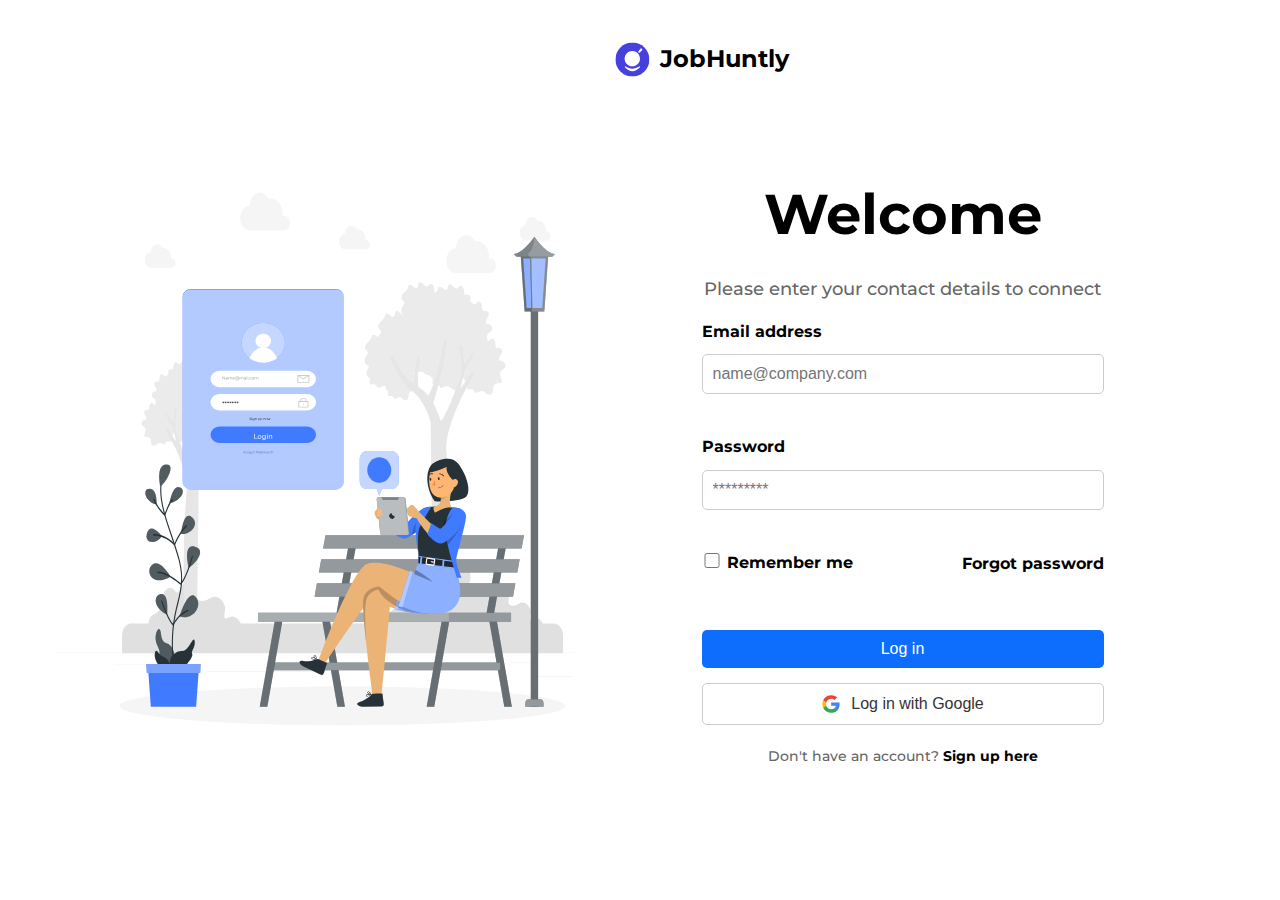
<file: Log-in.html>
<!DOCTYPE html>
<html lang="en">
<head>
  <meta charset="UTF-8">
  <meta name="viewport" content="width=device-width, initial-scale=1.0">
  <title>Login Page</title>
  <!-- font -->
  <link href="https://fonts.googleapis.com/css2?family=Montserrat:wght@100;200;300;400;500;600;700;800;900&display=swap" rel="stylesheet">
 
  <link rel="icon" type="image/svg+xml" href="./images/logo.svg" />
  <link rel="stylesheet" href="./css/Log-in.css">
</head>
<body>
  <!-- Log in page -->
    <div class="container">
        <!-- Left Section -->
        <div class="left-section">
          <img src="./images/SignUp.svg" alt="Illustration" class="illustration">
        </div>
      
        <!-- Right Section -->
        <div class="right-section">
          <div class="logo">
            <img src="./images/logo.svg" alt="">
            <h2>JobHuntly</h2>
          </div>
          <div class="content">
            <h1>Welcome</h1>
            <p>Please enter your contact details to connect</p>
            <form>
              <label for="email">Email address</label>
              <input type="email" id="email" placeholder="name@company.com" required>
              <label for="password">Password</label>
              <input type="password" id="password" placeholder="*********" required>
              <div class="options">
                <label class="remember">
                  <input type="checkbox"> Remember me
                </label>
                <a href="#" class="forgot-password">Forgot password</a>
              </div>
              <button type="submit" class="login-btn">Log in</button>
              <button type="button" class="google-login">
                <img src="./images/gmail.svg" alt="Google Icon"> Log in with Google
              </button>
            </form>
            <p class="signup">
              Don&apos;t have an account? <a href="#">Sign up here</a>
            </p>
          </div>
        </div>
      </div>
      
</body>
</html>
</file>
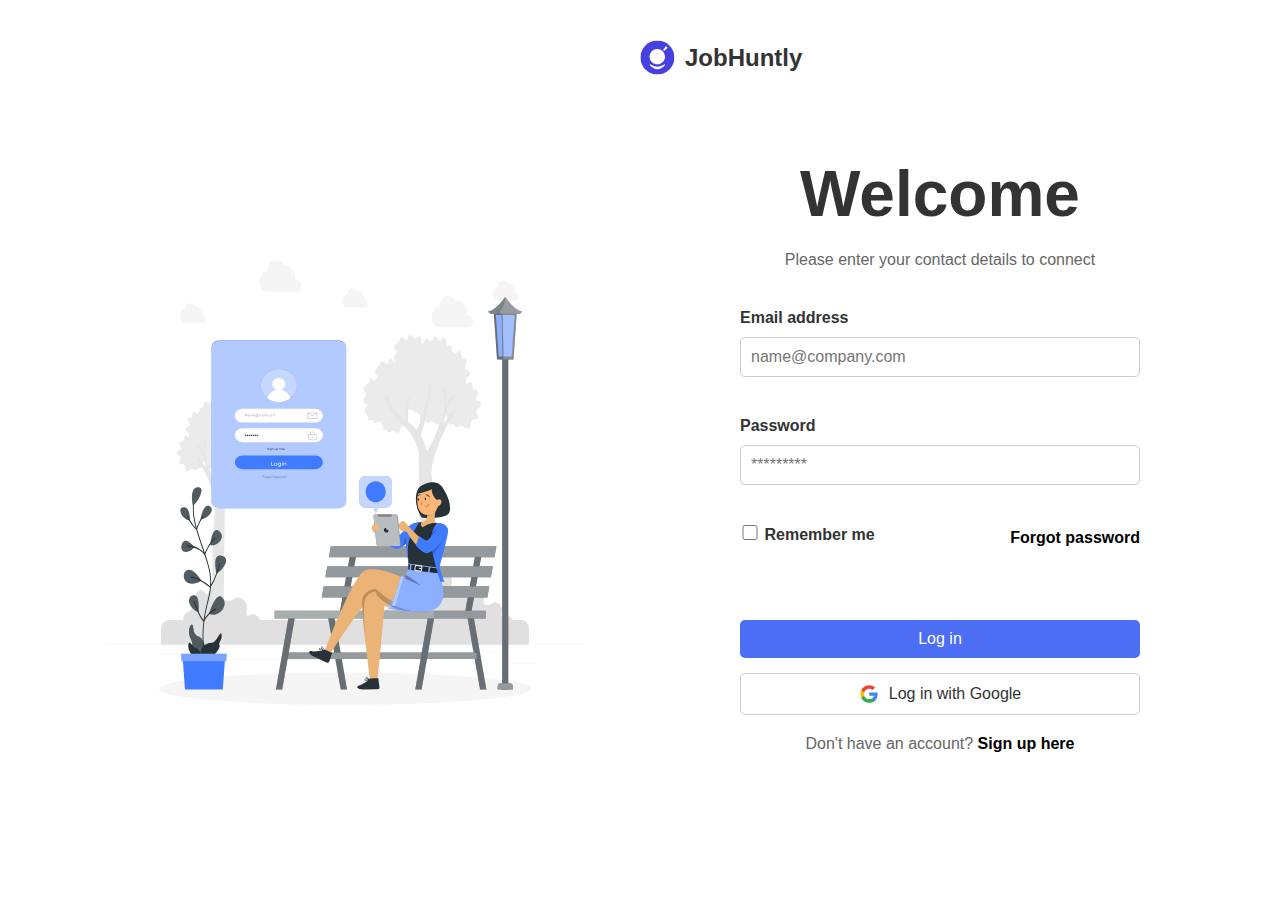
<file: public/Log-in.html>
<!DOCTYPE html>
<html lang="en">
<head>
  <meta charset="UTF-8">
  <meta name="viewport" content="width=device-width, initial-scale=1.0">
  <title>Login Page</title>
  <link rel="stylesheet" href="/public/css/Log-in.css">
</head>
<body>
    <div class="container">
        <!-- Left Section -->
        <div class="left-section">
          <img src="/public/images/SignUp.svg" alt="Illustration" class="illustration">
        </div>
      
        <!-- Right Section -->
        <div class="right-section">
          <div class="logo">
            <img src="/public/images/logo.svg" alt="">
            <h2>JobHuntly</h2>
          </div>
          <div class="content">
            <h1>Welcome</h1>
            <p>Please enter your contact details to connect</p>
            <form>
              <label for="email">Email address</label>
              <input type="email" id="email" placeholder="name@company.com" required>
              <label for="password">Password</label>
              <input type="password" id="password" placeholder="*********" required>
              <div class="options">
                <label>
                  <input type="checkbox"> Remember me
                </label>
                <a href="#" class="forgot-password">Forgot password</a>
              </div>
              <button type="submit" class="login-btn">Log in</button>
              <button type="button" class="google-login">
                <img src="/public/images/gmail.svg" alt="Google Icon"> Log in with Google
              </button>
            </form>
            <p class="signup">
              Don&apos;t have an account? <a href="#">Sign up here</a>
            </p>
          </div>
        </div>
      </div>
      
</body>
</html>
</file>
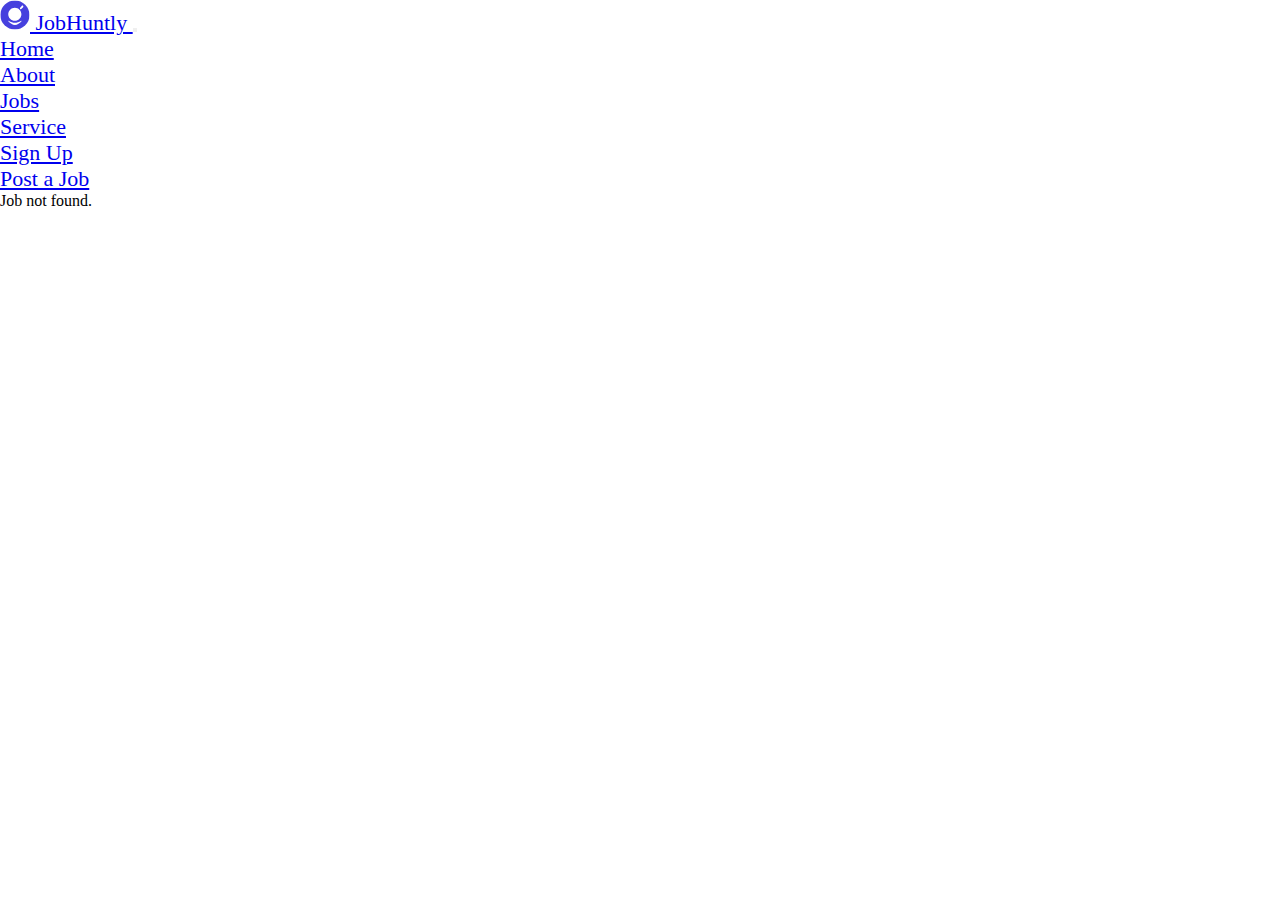
<file: src/More.html>
<!DOCTYPE html>
<html lang="en">
<head>
    <title>JobHuntly</title>

    <meta charset="utf-8" />
    <meta
      name="viewport"
      content="width=device-width, initial-scale=1, shrink-to-fit=no"
    />
    <link rel="stylesheet" href="../assets/css/Style.css" />
    <link rel="icon" type="image/svg+xml" href="../assets/img/logo.svg" />
    <!-- Font  -->
    <link rel="preconnect" href="https://fonts.googleapis.com" />
    <link rel="preconnect" href="https://fonts.gstatic.com" crossorigin />
    <link
      href="https://fonts.googleapis.com/css2?family=Montserrat:ital,wght@0,100..900;1,100..900&family=Noto+Sans:ital,wght@0,100..900;1,100..900&family=Roboto:ital,wght@0,100;0,300;0,400;0,500;0,700;0,900;1,100;1,300;1,400;1,500;1,700;1,900&display=swap"
      rel="stylesheet"
    />

    <!-- Bootstrap CSS v5.2.1 -->
    <link
      href="https://cdn.jsdelivr.net/npm/bootstrap@5.3.2/dist/css/bootstrap.min.css"
      rel="stylesheet"
      integrity="sha384-T3c6CoIi6uLrA9TneNEoa7RxnatzjcDSCmG1MXxSR1GAsXEV/Dwwykc2MPK8M2HN"
      crossorigin="anonymous"
    />
</head>
<body>
    <div class="container mt-4">
        <nav class="navbar navbar-expand-lg bg-primary rounded-3 px-3 py-2 fixed">
          <div class="container-fluid">
            <a
              class="navbar-brand text-white fw-bold d-flex align-items-center"
              href="#"
            >
              <img
                src="../assets/img/logo.svg"
                alt="JobHuntly Logo"
                width="30"
                height="30"
                class="me-2"
              />
              JobHuntly
            </a>
            <button
              class="navbar-toggler"
              type="button"
              data-bs-toggle="collapse"
              data-bs-target="#navbarNav"
              aria-controls="navbarNav"
              aria-expanded="false"
              aria-label="Toggle navigation"
            >
              <span class="navbar-toggler-icon"></span>
            </button>
            <div class="collapse navbar-collapse" id="navbarNav">
              <ul class="navbar-nav mx-auto">
                <li class="nav-item">
                  <a class="nav-link text-white" href="#">Home</a>
                </li>
                <li class="nav-item">
                  <a class="nav-link text-white" href="#">About</a>
                </li>
                <li class="nav-item">
                  <a class="nav-link text-white" href="#">Jobs</a>
                </li>
                <li class="nav-item">
                  <a class="nav-link text-white" href="#">Service</a>
                </li>
              </ul>
              <ul class="navbar-nav">
                <li class="nav-item">
                  <a class="btn text-white me-2" href="#">Sign Up</a>
                </li>
                <li class="nav-item">
                  <a class="btn btn-light text-primary rounded px-3" href="#"
                    >Post a Job</a
                  >
                </li>
              </ul>
            </div>
          </div>
        </nav>
      </div>
    <div id="job-details">
        <!-- اطلاعات شغل در اینجا نمایش داده خواهد شد -->
    </div>

    <script>
        // دریافت پارامتر id از URL
        const urlParams = new URLSearchParams(window.location.search);
        const jobId = urlParams.get('id');

        // تابع برای دریافت اطلاعات شغلی و نمایش آن
        async function loadJobDetails() {
            const response = await fetch('jobs.json');
            const jobsData = await response.json();
            const job = jobsData.find(j => j.id === jobId);

            if (job) {
                document.getElementById('job-details').innerHTML = `
                <div class = "container my-5">
                    <div style="display: flex; align-items: center; margin-bottom: 15px;">
                                <img src="${job.image}" alt="${job.title}" style="width: 40px; height: 40px; object-fit: contain; margin-right: 10px;">
                                <div>
                                    <h6 class="card-title" style="font-weight: bold; font-size: 14px; margin: 0; color: #333;">${job.company}</h6>
                                    <p class="text-muted" style="font-size: 12px; margin: 0; color: #666;">${job.location}</p>
                                </div>
                            </div>
                        <h2>${job.title}</h2>
                        <p><strong>Type:</strong> ${job.type}</p>
                        <p><strong>Salary:</strong> ${job.salary}</p>
                        <p><strong>Description:</strong> ${job.description}</p>
                    </div>
                `;
            } else {
                document.getElementById('job-details').innerHTML = '<p>Job not found.</p>';
            }
        }

        loadJobDetails();
    </script>
</body>
</html>
</file>
<file: css/index.css>
/* --------------------font--------------------  */
body {
  font-family: "Montserrat", sans-serif !important;
  font-weight: 500; 
  font-size: 16px;  
  line-height: 1.6; 
  margin: 0;
  padding: 0;
}


*{
  margin: 0;
  padding: 0;
  box-sizing: border-box;
}
/* --------------------navbar-------------------- */
.font-size {
  font-size: 22px;
  padding: 10px;
  font-weight: 500;
  color: white;
  text-decoration: none;
}

.container-n {
  width: 100%;
  max-width: 1300px;
  margin: 0 auto;
}

.navbar {
  display: flex;
  height: 60px;
  justify-content: center;
  align-items: center;
  background-color: #007bff;
  border-radius: 12px;
  padding: 10px 20px;
  position: sticky;
  margin-top: 5px;
  z-index: 1000;
  color: white;
}

/* Navbar Container */
.navbar-container {
  display: flex;
  align-items: center;
  justify-content: space-between;
  width: 100%;
  max-width: 1200px;
}

/* Brand */
.navbar-brand {
  display: flex;
  align-items: center;
  font-weight: bold;
  color: white;
  text-decoration: none;
  font-size: 18px;
}

.brand-logo {
  margin-right: 10px;
}

/* Navbar Links */
.navbar-nav {
  display: flex;
  list-style: none;
  padding: 0;
  margin: 0;
}

.navbar-nav {
  flex-grow: 1;
  display: flex;     
  justify-content: center;      
  /* list-style-type: none;         */
  padding: 0;                  
  /* margin: 0 auto;  */
  margin-right: 220px;
}

.nav-item {
  margin: 0 10px;
}

.nav-link {
  text-decoration: none;
  color: white;
  font-size: 16px;
  transition: color 0.3s;
}

.nav-link:hover {
  color: #d1e7ff;
  
}

/* Buttons */
.navbar-actions {
  display: flex;
  /* align-items: center; */
  
}

.btn-login {
  color: white;
  background: none;
  border: 1px solid white;
  padding: 5px 15px;
  text-decoration: none;
  border-radius: 5px;
  margin-right: 10px;
  transition: all 0.3s ease-in-out;
}

.btn-login:hover {
  background: white;
  color: #007bff;
}

.btn-post {
  color: #007bff;
  background: white;
  padding: 5px 15px;
  border-radius: 5px;
  text-decoration: none;
  font-weight: bold;
  transition: background-color 0.3s;
}

.btn-post:hover {
  background-color: #d1e7ff;
}

/* Toggler */
.navbar-toggler {
  display: none;
  background: none;
  border: none;
  cursor: pointer;
}

.toggler-icon {
  display: block;
  width: 30px;
  height: 3px;
  background: white;
  margin: 5px 0;
  transition: all 0.3s ease-in-out;
}

.navbar-collapse {
  display: flex;
  flex-wrap: nowrap;
}

@media screen and (max-width: 768px) {
  .navbar-toggler {
    display: inline-block;
  }

  .navbar-collapse {
    display: none;
    flex-direction: column;
    background: #007bff;
    border-radius: 10px;
    margin-top: 360px;
    width: 180px;
    padding: 20px;
  }

  .navbar-collapse.active {
    display: flex;
  }

  .navbar-nav {
    flex-direction: column;
    align-items: center;
  }

  .nav-item {
    margin: 10px 0;
  }
}


 /* --------------------Home--------------------  */
 
.searchBox {
  box-shadow: 0 4px 8px rgba(0, 0, 0, 0.1);
  background: #FFFFFF;
}

.intro{
      background: url(../images/Group\ 1126.svg) 640px no-repeat border-box ;
}

/* General Styles */
.container-h {
  width: 100%;
  max-width: 1300px;
  margin: 0 auto;
  flex-direction: column;
  align-items: center;
  justify-content: center;
}

.row {
  display: flex;
  width: 100%;
  flex-wrap: wrap;
  justify-content: center;
  align-items: center;
}

/* Intro Section */
.intro {
  padding: 2rem 0;
  border-radius: 10px;
  margin-top: -100px;
 
}

.text-section {
  flex: 1;
  text-align: left;
  padding-right: 1rem;
}

.titless {
  font-size: 60px;
  font-weight: bold;
  line-height: 1.2;
  padding-top: 150px;
}

.highlight {
  color: #007bff;
}

.subtitle {
  color: #6c757d;
  margin-top: 1.5rem;
  font-size: 1rem;
}

/* Search Box */
.search-box {
  display: flex;
  align-items: center;
  margin-top: 2rem;
  padding: 0.5rem;
  background: white;
  border-radius: 10px;
  box-shadow: 0 4px 8px rgba(0, 0, 0, 0.1);
}

.search-icon {
  font-size: 1.5rem;
  color: #007bff;
  margin-right: 0.5rem;
}

.search-input {
  flex: 1;
  border: none;
  padding: 0.5rem;
  font-size: 1rem;
  outline: none;
}

.search-button {
  background-color: #007bff;
  color: white;
  padding: 0.5rem 1rem;
  border: none;
  border-radius: 5px;
  font-size: 1rem;
  cursor: pointer;
  transition: background-color 0.3s ease;
}

.search-button:hover {
  background-color: #0056b3;
}

/* Image Section */
.image-section {
  flex: 1;
  text-align: center;
}

.image {
  max-width: 100%;
  height: auto;
  display: block;
  margin: 0 auto;
  margin-top: 189px;
  margin-right: -80px;
}

/* Statistics Section */
.stats-row {
  display: flex;
  justify-content: center;
  align-items: center;
  background-color: #007bff;
  border-radius: 10px;
  padding: 1rem 0;
  max-width: 1300px;
  margin-top: 150px;
  text-align: center;
}

.stat {
  flex: 1;
  color: white;
  padding: 1rem;
  border-right: 1px solid white;
}

.stat:last-child {
  border-right: none;
}

.stat h3 {
  font-size: 1.5rem;
  margin: 0;
}

.stat p {
  margin: 0;
  font-size: 1rem;
}

@media screen and (max-width: 768px) {
  .titless {
    margin-top: 40px;
  }
  .row {
    flex-direction: column;
  }

  .text-section {
    text-align: center;
    padding: 0;
  }

  .stats-row {
    flex-direction: column;
  }

  .stat {
    border-right: none;
    border-bottom: 1px solid white;
  }

  .stat:last-child {
    border-bottom: none;
  }
  .image-section {
    display: none;
  }
}


/* --------------------Job Section-------------------- */

.container-j {
  width: 100%;
  /* padding: 0 15px; */
  max-width: 1300px;
  margin: 0 auto;
}

.text-center {
  text-align: center;
  margin-top: 120px;
}

.font-job{
  font-size: 3rem;
}

/* Title and Subtitle */
.title  {
  font-size: 3rem;
  font-weight: bold;
  margin-bottom: 1rem;
}

.highlight {
  color: #007bff;
}

.subtitle {
  color: #6c757d;
  margin-bottom: 2rem;
  font-size: 1rem;
}

/* Button Group */
.button-group {
  display: flex;
  flex-wrap: wrap;
  justify-content: center;
  gap: 1rem;
  margin-bottom: 3rem;
}

.button {
  padding: 0.5rem 1rem;
  background-color: #007bff;
  color: white;
  border: none;
  border-radius: 5px;
  cursor: pointer;
  font-size: 1rem;
  transition: background-color 0.3s ease;
  flex: 1 1 calc(16% - 10px); /* Adjusts button size */
  text-align: center;
  max-width: 150px;
}

.button:hover {
  background-color: #0056b3;
}

/* Job List */
.job-list {
  display: grid;
  grid-template-columns: repeat(3, 1fr);
  gap: 1.5rem;
  margin-top: 2rem;
}

/* Show More Button */
.show-more {
  padding: 0.75rem 1.5rem;
  background-color: #007bff;
  color: white;
  border: none;
  border-radius: 5px;
  font-size: 1rem;
  cursor: pointer;
  transition: background-color 0.3s ease;
}

.show-more:hover {
  background-color: #0056b3;
}

/* Responsive Design */
@media (max-width: 768px) {
  .job-list {
    grid-template-columns: 1fr; 
  }
  .button {
    font-size: 0.9rem;
    padding: 0.5rem;
  }

  .subtitle {
    font-size: 0.9rem;
  }

  .title {
    font-size: 1.5rem;
  }
  .font-job{
    font-size: 2rem;
  }
}

/* script section */

.card {
  height: 100%;
  padding: 16px;
  border-radius: 15px;
  box-shadow: 0 4px 8px rgba(0, 0, 0, 0.1);
  background-color: #fff;
}


.card-body {
  display: flex;
  flex-direction: column;
  justify-content: space-between;
}


.card-body div:first-child {
  display: flex;
  align-items: center;
  margin-bottom: 15px;
}


.card-body img {
  width: 40px;
  height: 40px;
  object-fit: contain;
  margin-right: 10px;
}

.flex {
  display: flex;          
  flex-direction: column; 
}

.card-title {
  font-weight: bold;
  font-size: 14px;
  margin: 0;
  color: #333;
}


.text-muted {
  font-size: 12px;
  margin: 0;
  color: #666;
}


.card-body h5 {
  font-size: 18px;
  font-weight: bold;
  margin-top: 10px;
  color: #000;
}


.card-body p.text-muted {
  font-size: 14px;
  margin-top: 5px;
}


.card-body .card-text {
  font-size: 14px;
  margin-bottom: 20px;
  color: #666;
  display: -webkit-box;
  -webkit-line-clamp: 2;
  -webkit-box-orient: vertical;
  overflow: hidden;
  text-overflow: ellipsis;
}



.card-body div:last-child {
  display: flex;
  align-items: center;
}

.card-body p.fw-bold {
  font-size: 18px;
  color: #000;
}


.card-body a {
  margin-left: auto;
  padding: 8px 16px;
  background-color: #007bff;
  color: #fff;
  text-decoration: none;
  border: none;
  border-radius: 5px;
  text-align: center;
  font-size: 14px;
}

.card-body a:hover {
  background-color: #0056b3;
}



/* --------------------About-------------------- */

.containers {
  display: flex;
  justify-content: center;
  align-items: center;
  margin-top: 250px;
  margin-bottom: 200px;
}

.content {
  display: flex;
  align-items: center;
  background-color: #0d6efd;
  border-radius: 10px;
  height: 330px;
  color: white;
  max-width: 1300px;
  width: 90%;
  position: relative; 
}

.text-section {
  flex: 1;
  margin-right: 20px;
}

.text-section h1 {
  font-size: 38px;
  margin-bottom: 15px;
}

.text-section p {
  font-size: 16px;
  margin-bottom: 20px;
  line-height: 1.5;
}

.buttons {
  display: flex;
  gap: 10px;
}

.btns {
  text-decoration: none;
  padding: 10px 20px;
  border: none;
  border-radius: 5px;
  font-size: 14px;
  cursor: pointer;
}

.post-job {
  background-color: white;
  color: #0d6efd;
}

.sign-up {
  background-color: #0d6efd;
  color: white;
  border: 1px solid white;
}

.image-section {
  flex: 1;
  position: relative; 
}

.image-section img {
  max-width: 110%;
  border-radius: 10px;
  position: absolute; 
  top: -342px; 
  right: 85px; 
  z-index: 10; 
}


@media (max-width: 768px) {
  .content {
    flex-direction: column; 
    height: 530px;
    margin-top: 80px;
  }

  .image-section {
    order: -1; 
    text-align: center; 
    margin-bottom: 20px;
   
  }

  .image-section img {
    position: relative;
    top: -100px;
    right: 0;
    max-width: 100%; 
  }

  .text-section {
    text-align: center;
    margin: 0;
    margin-top: -100px;
  }

  .text-section h1 {
    font-size: 24px;
  }

  .text-section p {
    font-size: 14px;
  }

  .btns {
    font-size: 12px;
    padding: 9px 15px;
  }
  .buttons {
    justify-content: center;
  }
  
}

/* --------------------services-------------------- */

.container3 {
 
  display: flex;
  align-items: center;
  justify-content: center;
  flex-direction: column;
  background-color: #f4f4f4;
  text-align: center;
  margin-top: 120px;
  
}

.font-step{
  font-size: 3rem;
  margin-bottom: 5px;
}

h1 span {
  color: #0d6efd;
}

p.description {
  color: #666;
  margin-bottom: 30px;
  margin-top: 20px;
}

.steps {
  display: flex;
  flex-wrap: wrap;
  gap: 20px;
  justify-content: center;
  position: relative;
  margin-top: 50px;
}

.step {
  background-color: #fff;
  box-shadow: 0 4px 8px rgba(0, 0, 0, 0.1);
  border-radius: 10px;
  padding: 20px;
  width: 230px; 
  height: 265px;
  margin-bottom: 80px;
  text-align: left;
  position: relative;
}


.step:nth-child(odd) {
  transform: translateY(-20px);
}

.step:nth-child(even) {
  transform: translateY(20px); 
}

.step-icon {
  font-size: 2rem;
  margin-bottom: 5px;
  
}
.icon1{
color: orangered;
}
.icon2{
color: blue;
}
.icon3{
color: #15A0A3;
}
.icon4{
color: orange;
}


.step h3 {
  font-size: 1.2rem;
  margin-bottom: 10px;
}

.step p {
  font-size: 0.9rem;
  color: #666;
}


@media (max-width: 768px) {
  .font-step {
    font-size: 2rem;
  }

  .steps {
    flex-direction: column; 
    align-items: center;
  }

  .step {
    
    transform: translateY(0);   
    width: 100%; 
    max-width: 300px;
  }
}


/* --------------------contact-------------------- */
.let-section{
  margin-left: 30px;
  margin-top: 30px;
}

.container4 {
  max-width: 1300px; 
  margin: 0 auto; 
  padding: 40px 20px; 
  margin-top: 150px;
  display: flex;
  flex-wrap: wrap;
  justify-content: space-between;
  align-items: flex-start;
  gap: 20px;
  background-color: #ffffff;
  border-radius: 10px;
  box-shadow: 0 4px 8px rgba(0, 0, 0, 0.1);
}

.container4 > div {
  flex: 1;
  min-width: 300px;
}

.container4 h2 {
  font-size: 1.8rem;
  margin-bottom: 20px;
  color: #333;
}

.lest-content ul {
  list-style: none;
  padding: 0;
}

.lest-content ul li {
  display: flex;
  align-items: center;
  margin-bottom: 15px;
  font-size: 1rem;
  color: #0d6efd;
}
.main-social {
  margin-top: 50px;
}
.social a {
 display: inline-block;
 font-size: 27px;
 padding: 15px 5px 10px 20px;
 color: #0d6efd;
}

.lest-content ul li span:first-child {
  color: #0d6efd;
  font-size: 1.5rem;
  margin-right: 10px;
}

.lest-content ul li span:last-child {
  font-size: 1rem;
  color: #333;
}

.conactForm {
  background-color: #fff;
  padding: 20px;
  border-radius: 10px;
 
}

.conactForm h2 {
  font-size: 2.5rem;
  margin-bottom: 15px;
  color: #333;
}

.conactForm form {
  display: flex;
  flex-direction: column;
  gap: 15px;
}

.conactForm input ,textarea {
  width: 100%;
  padding: 10px;
  font-size: 1rem;
  border: 1px solid #ccc;
  border-radius: 10px;
  outline: none;
  transition: border-color 0.3s ease;
}

.conactForm input:focus, textarea:focus {
  border-color: #0d6efd;
}

.conactForm textarea {
  min-height: 100px;
  resize: vertical;
}

.conactForm button {
  padding: 10px 15px;
  font-size: 1rem;
  background-color: #0d6efd;
  color: #fff;
  border: none;
  border-radius: 10px;
  cursor: pointer;
  transition: background-color 0.3s ease;
}

.conactForm button:hover {
  background-color: #0d6efd;
}


/* --------------------Footer-------------------- */

.footer {
  border-radius: 10px 10px 0px 0px;
  margin-top: 120px;
  background-color: #0d6efd;
  color: #fff;
  padding: 40px 20px;
}

.footer-content {
  display: flex;
  justify-content: space-between;
  align-items: flex-start;
  flex-wrap: wrap;
  gap: 20px; 
  max-width: 1200px; 
  margin: 0 auto; 
}

.footer-logo {
  flex: 2;
  max-width: 300px;
}

.footer-logo h2 {
  font-size: 1.8rem;
  margin-bottom: 15px;
  display: flex;
  align-items: center;
}

.logo-icon {
  display: inline-block;
  width: 35px;
  height: 35px;
  margin-right: 10px;
}

.footer-logo p {
  font-size: 1rem;
  line-height: 1.5;
}

.footer-links {
  flex: 1;
  max-width: 180px;
}

.footer-links h3 {
  font-size: 1.2rem;
  margin-bottom: 10px;
  font-weight: bold;
}

.footer-links ul {
  list-style: none;
  padding: 0;
}

.footer-links li {
  margin-bottom: 8px; 
}

.footer-links a {
  color: #fff;
  text-decoration: none;
  font-size: 1rem;
  transition: opacity 0.3s;
}

.footer-links a:hover {
  opacity: 0.8;
}

.footer-contact {
  flex: 1;
  max-width: 180px;
}

.footer-contact p {
  margin-bottom: 8px; 
  font-size: 1rem;
}

.footer-divider {
  border: 0.5px solid rgba(255, 255, 255, 0.5);
  max-width: 1200px; 
  margin: 10px auto; 
}

.footer-bottom {
  max-width: 1200px; 
  display: flex;
  justify-content: space-between;
  align-items: center; 
  margin: 0 auto; 
  text-align: center;
  font-size: 0.9rem;
}

.footer-bottom > * {
  text-align: center; 
}


.back-to-top {
  background-color: transparent;
  color: #fff;
  border: 1px solid #fff;
  padding: 5px 15px; 
  border-radius: 10px;
  cursor: pointer;
  text-decoration: none;
  font-size: 0.9rem;
  transition: background-color 0.3s, color 0.3s;
}

.back-to-top:hover {
  background-color: #fff;
  color: #0d6efd;
}

.footer-content > div {
  margin-bottom: 10px; 
}

@media screen and (max-width: 768px) {
  .footer-content {
    flex-direction: column;
    gap: 15px;
  }
}
</file>
<file: public/css/index.css>
*{
  margin: 0;
  padding: 0;
  box-sizing: border-box;
}
/* --------------------font--------------------  */
.roboto-medium {
    font-family: "Roboto", serif;
    font-weight: 500;
    font-style: normal;
  }
/* --------------------navbar-------------------- */
.font-size {
  font-size: 22px;
  padding: 10px;
  font-weight: 500;
  color: white;
  text-decoration: none;
}


 /* --------------------Home--------------------  */
 
.searchBox {
  box-shadow: 0 4px 8px rgba(0, 0, 0, 0.1);
  background: #FFFFFF;
}

.intro{
      background: url(../images/Group\ 1126.svg) 640px no-repeat border-box ;
}


/* --------------------About-------------------- */


body {

  background-color: #f7f7f7;
}

.container2 {
  display: flex;
  justify-content: center;
  padding: 20px;
  margin-top: 120px;
}

.job-portal-section {
  display: flex;
  align-items: center;
  background-color: #4c6ef5; /* Blue background */
  color: white;
  border-radius: 10px;
  overflow: hidden;
  width: 100%;
  max-width: 1300px;
}

.image {
  flex: 1;position: relative;
  display: flex;
  padding: 0px;
}

.image img {
  max-width: 100%;
  border-radius: 10px;

  
}

.content {
  flex: 1;
  padding: 20px;
}

.content h2 {
  font-size: 44px;
  margin-bottom: 10px;
}

.content p {
  font-size: 16px;
  margin-bottom: 20px;
  line-height: 1.5;
}

.buttons {
  display: flex;
  gap: 10px;
}

.button3 {
  padding: 10px 20px;
  font-size: 14px;
  color: #4c6ef5;
  background-color: white;
  border: none;
  border-radius: 5px;
  cursor: pointer;
  transition: background-color 0.3s;
}

.button3:hover {
  background-color: #e5e7eb;
}

@media (max-width: 768px) {
  .job-portal-section {
    flex-direction: column;
    text-align: center;
  }
  
  .buttons {
    justify-content: center;
  }
}



/* --------------------Button-------------------- */
/* .button2 {
  display: inline-block;
  transition: all 0.2s ease-in;
  position: relative;
  overflow: hidden;
  z-index: 1;
  color: #090909;
  padding: 0.7em 1.7em;
  cursor: pointer;
  font-size: 18px;
  border-radius: 0.5em;
  background: #e8e8e8;
  border: 1px solid #e8e8e8;
 
}

.button2:before {
  content: "";
  position: absolute;
  left: 50%;
  transform: translateX(-50%) scaleY(1) scaleX(1.25);
  top: 100%;
  width: 140%;
  height: 180%;
  background-color: rgba(0, 0, 0, 0.05);
  border-radius: 50%;
  display: block;
  transition: all 0.5s 0.1s cubic-bezier(0.55, 0, 0.1, 1);
  z-index: -1;
}

.button2:after {
  content: "";
  position: absolute;
  left: 55%;
  transform: translateX(-50%) scaleY(1) scaleX(1.45);
  top: 180%;
  width: 160%;
  height: 190%;
  background-color: #009087;
  border-radius: 50%;
  display: block;
  transition: all 0.5s 0.1s cubic-bezier(0.55, 0, 0.1, 1);
  z-index: -1;
}

.button2:hover {
  color: #ffffff;
  border: 1px solid #009087;
}

.button2:hover:before {
  top: -35%;
  background-color: #009087;
  transform: translateX(-50%) scaleY(1.3) scaleX(0.8);
}

.button2:hover:after {
  top: -45%;
  background-color: #009087;
  transform: translateX(-50%) scaleY(1.3) scaleX(0.8);
} */




/* --------------------services-------------------- */

.container3 {
 
  display: flex;
  align-items: center;
  justify-content: center;
  flex-direction: column;
  background-color: #f4f4f4;
  text-align: center;
  margin-top: 120px;
  
}

h1 {
  font-size: 2rem;
  margin-bottom: 10px;
}

h1 span {
  color: #4c6ef5;
}

p.description {
  color: #666;
  margin-bottom: 30px;
  margin-top: 20px;
}

.steps {
  display: flex;
  flex-wrap: wrap;
  gap: 20px;
  justify-content: center;
  position: relative;
  margin-top: 50px;
}

.step {
  background-color: #fff;
  box-shadow: 0 4px 8px rgba(0, 0, 0, 0.1);
  border-radius: 10px;
  padding: 20px;
  width: 220px; 
  margin-bottom: 80px;
  text-align: left;
  position: relative;
}


.step:nth-child(odd) {
  transform: translateY(-20px);
}

.step:nth-child(even) {
  transform: translateY(20px); 
}

.step-icon {
  font-size: 2rem;
  margin-bottom: 10px;
  
}
.icon1{
color: orangered;
}
.icon2{
color: blue;
}
.icon3{
color: #15A0A3;
}
.icon4{
color: orange;
}


.step h3 {
  font-size: 1.2rem;
  margin-bottom: 10px;
}

.step p {
  font-size: 0.9rem;
  color: #666;
}


@media (max-width: 768px) {
  h1 {
    font-size: 1.5rem;
  }

  .steps {
    flex-direction: column; 
    align-items: center;
  }

  .step {
    
    transform: translateY(0);   
    width: 100%; 
    max-width: 300px;
  }
}


/* --------------------contact-------------------- */
.let-section{
  margin-left: 30px;
  margin-top: 30px;
}

.container4 {
  max-width: 1300px; 
  margin: 0 auto; 
  padding: 40px 20px; 
  margin-top: 150px;
  display: flex;
  flex-wrap: wrap;
  justify-content: space-between;
  align-items: flex-start;
  gap: 20px;
  background-color: #ffffff;
  border-radius: 10px;
  box-shadow: 0 4px 8px rgba(0, 0, 0, 0.1);
}

.container4 > div {
  flex: 1;
  min-width: 300px;
}

.container4 h2 {
  font-size: 1.8rem;
  margin-bottom: 20px;
  color: #333;
}

ul {
  list-style: none;
  padding: 0;
}

ul li {
  display: flex;
  align-items: center;
  margin-bottom: 15px;
  font-size: 1rem;
  color: #4c6ef5;
}
.main-social {
  margin-top: 50px;
}
.social a {
 display: inline-block;
 font-size: 27px;
 padding: 15px 5px 10px 20px;
 color: #4c6ef5;
}

ul li span:first-child {

  font-size: 1.5rem;
  margin-right: 10px;
}

ul li span:last-child {
  font-size: 1rem;
  color: #333;
}

.conactForm {
  background-color: #fff;
  padding: 20px;
  border-radius: 10px;
  /* box-shadow: 0 4px 8px rgba(0, 0, 0, 0.1); */
}

.conactForm h2 {
  font-size: 2.5rem;
  margin-bottom: 15px;
  color: #333;
}

.conactForm form {
  display: flex;
  flex-direction: column;
  gap: 15px;
}

.conactForm input ,textarea {
  width: 100%;
  padding: 10px;
  font-size: 1rem;
  border: 1px solid #ccc;
  border-radius: 10px;
  outline: none;
  transition: border-color 0.3s ease;
}

.conactForm input:focus, textarea:focus {
  border-color: #4c6ef5;
}

.conactForm textarea {
  min-height: 100px;
  resize: vertical;
}

.conactForm button {
  padding: 10px 15px;
  font-size: 1rem;
  background-color: #4c6ef5;
  color: #fff;
  border: none;
  border-radius: 10px;
  cursor: pointer;
  transition: background-color 0.3s ease;
}

.conactForm button:hover {
  background-color: #4c6ef5;
}


/* --------------------Footer-------------------- */

.footer {
  border-radius: 10px 10px 0px 0px;
  margin-top: 120px;
  background-color: #4c6ef5;
  color: #fff;
  padding: 40px 20px;
}

.footer-content {
  display: flex;
  justify-content: space-between;
  align-items: flex-start;
  flex-wrap: wrap;
  gap: 20px; 
  max-width: 1200px; 
  margin: 0 auto; 
}

.footer-logo {
  flex: 2;
  max-width: 300px;
}

.footer-logo h2 {
  font-size: 1.8rem;
  margin-bottom: 15px;
  display: flex;
  align-items: center;
}

.logo-icon {
  display: inline-block;
  width: 35px;
  height: 35px;
  margin-right: 10px;
}

.footer-logo p {
  font-size: 1rem;
  line-height: 1.5;
}

.footer-links {
  flex: 1;
  max-width: 180px;
}

.footer-links h3 {
  font-size: 1.2rem;
  margin-bottom: 10px;
  font-weight: bold;
}

.footer-links ul {
  list-style: none;
  padding: 0;
}

.footer-links li {
  margin-bottom: 8px; 
}

.footer-links a {
  color: #fff;
  text-decoration: none;
  font-size: 1rem;
  transition: opacity 0.3s;
}

.footer-links a:hover {
  opacity: 0.8;
}

.footer-contact {
  flex: 1;
  max-width: 180px;
}

.footer-contact p {
  margin-bottom: 8px; 
  font-size: 1rem;
}

.footer-divider {
  border: 0.5px solid rgba(255, 255, 255, 0.5);
  max-width: 1200px; 
  margin: 10px auto; 
}

.footer-bottom {
  max-width: 1200px; 
  display: flex;
  justify-content: space-between;
  align-items: center; 
  margin: 0 auto; 
  text-align: center;
  font-size: 0.9rem;
}

.footer-bottom > * {
  text-align: center; 
}


.back-to-top {
  background-color: transparent;
  color: #fff;
  border: 1px solid #fff;
  padding: 5px 15px; 
  border-radius: 10px;
  cursor: pointer;
  text-decoration: none;
  font-size: 0.9rem;
  transition: background-color 0.3s, color 0.3s;
}

.back-to-top:hover {
  background-color: #fff;
  color: #4c6ef5;
}

.footer-content > div {
  margin-bottom: 10px; 
}

@media screen and (max-width: 768px) {
  .footer-content {
    flex-direction: column;
    gap: 15px;
  }
}
</file>
<file: assets/css/Style.css>
*{
  margin: 0;
  padding: 0;
  box-sizing: border-box;
}
/* font  */
.roboto-medium {
    font-family: "Roboto", serif;
    font-weight: 500;
    font-style: normal;
  }
/* navbar */
ul , li ,a {
  font-size: 22px;
  gap: 9px;

}
 /* Home  */
 
.serachBox {
  box-shadow: 0 4px 8px rgba(0, 0, 0, 0.1);
  background: #FFFFFF;
}

.intro{
  
    background: url(../img/Group\ 1126.svg) 640px no-repeat border-box ;
}
</file>
<file: css/Log-in.css>
/* --------------------font--------------------  */
body {
  font-family: "Montserrat", sans-serif !important;
  font-weight: 500; 
  font-size: 16px;  
  line-height: 1.6; 
  margin: 0;
  padding: 0;
}

* {
    margin: 0;
    padding: 0;
    box-sizing: border-box;
  }
  
  body {
    display: flex;
    justify-content: center;
    align-items: center;
    min-height: 100vh; 
    margin: 0;
  }
  
  .container {
    display: flex;
    width: 100%; 
    height: 100vh; 
    background-color: #fff;
    overflow: hidden;
  }
  
  /* Left Section */
  .left-section {
    flex: 1;
    /* background-color: #f9f9f9; */
    display: flex;
    align-items: center;
    justify-content: center;
  }
  
  .left-section .illustration {
    width: 100%;
    margin-bottom: 60px;
    max-width: 1200px;
    margin-left: 110px;
  }
  
  /* Right Section */
  .logo {
    display: flex;
    align-items: center;
    gap: 10px;
    margin-bottom: 15px;
  }
  .logo img {
    width: 35px;
    height: 35px;
  }

  .right-section {
    flex: 1;
    padding: 40px;
    display: flex;
    flex-direction: column;
    justify-content: center;
    background-color: #fff;
    margin-right: 50px;
  }
  
  .right-section .content {
    width: 100%;
    max-width: 402px;
    margin: auto;
  }
  
  .right-section h1 {
    font-size: 3.5rem;
    font-weight: bold;
    margin-bottom: 5px;
    text-align: center;
  }
  
  .right-section p {
    
    font-size: 18px;
    text-align: center;
    margin-top: 15px;
    margin-bottom: 15px;
    color: #666;
  }
  
  .right-section form {
    display: flex;
    flex-direction: column;
  }
  
  .right-section label {
    margin-bottom: 10px;
    font-weight: bold;
  }
  
  .right-section input {
    margin-bottom: 40px;
    padding: 10px;
    border: 1px solid #ccc;
    border-radius: 5px;
    font-size: 1rem;
  }
  
  .right-section .options {
    display: flex;
    justify-content: space-between;
    align-items: center;
    margin-bottom: 10px;
  }
  
  .right-section .options input {
    width: 20px;
    height: 15px;
  }
  
  .right-section .options a {
    color: black;
    font-weight: bold;
    text-decoration: none;
    margin-bottom: 40px;
  }
  
  .right-section .login-btn {
    background-color: #0d6efd;
    color: #fff;
    padding: 10px;
    border: none;
    border-radius: 5px;
    font-size: 1rem;
    margin-top: 2px;
    margin-bottom: 15px;
    cursor: pointer;
  }
  
  .right-section .google-login {
    background-color: #fff;
    color: #333;
    border: 1px solid #ccc;
    padding: 10px;
    border-radius: 5px;
    font-size: 1rem;
    display: flex;
    align-items: center;
    justify-content: center;
    cursor: pointer;
  }
  
  .right-section .google-login img {
    width: 20px;
    margin-right: 10px;
  }
  
  .right-section .signup {
    font-size: 0.9rem;
    text-align: center;
    margin-top: 20px;
  }
  
  .right-section .signup a {
    color: #000000;
    font-weight: bold;
    text-decoration: none;
  }
  
  @media (max-width: 768px) {
    .container {
      flex-direction: column; 
    }
  
    .left-section {
      display: none; 
    }
  
    .right-section {
      width: 100%; 
      height: 100vh; 
    }
  
    .right-section .content {
      max-width: 100%; 
    }
    .logo {
        text-align: center;
        justify-content: center;
        margin-bottom: 20px ;
        margin-top: 15px ;
    }
    .signup  a{
      font-size: 14px;
    }
    .right-section .signup {
      font-size: 13px;
    }
    .options label {
      font-size: 14px;
    }
    .forgot-password {
      font-size: 14px;
    }
    
  }
</file>
<file: public/css/Log-in.css>
* {
    margin: 0;
    padding: 0;
    box-sizing: border-box;
  }
  
  body {
    font-family: sans-serif;
    color: #333;
    background-color: #f9f9f9;
    display: flex;
    justify-content: center;
    align-items: center;
    min-height: 100vh; 
    margin: 0;
  }
  
  .container {
    display: flex;
    width: 100%; 
    height: 100vh; 
    background-color: #fff;
    overflow: hidden;
  }
  
  /* Left Section */
  .left-section {
    flex: 1;
    /* background-color: #f9f9f9; */
    display: flex;
    align-items: center;
    justify-content: center;
  }
  
  .left-section .illustration {
    width: 80%;
    max-width: 1200px;
    margin-left: 90px;
  }
  
  /* Right Section */
  .logo {
    display: flex;
    align-items: center;
    gap: 10px;
    margin-bottom: 15px;
  }
  .logo img {
    width: 35px;
    height: 35px;
  }

  .right-section {
    flex: 1;
    padding: 40px;
    display: flex;
    flex-direction: column;
    justify-content: center;
    background-color: #fff;
  }
  
  .right-section .content {
    width: 100%;
    max-width: 400px;
    margin: auto;
  }
  
  .right-section h1 {
    font-size: 4rem;
    font-weight: bold;
    margin-bottom: 10px;
    text-align: center;
  }
  
  .right-section p {
    margin-bottom: 20px;
    text-align: center;
    margin-top: 20px;
    margin-bottom: 40px;
    color: #666;
  }
  
  .right-section form {
    display: flex;
    flex-direction: column;
  }
  
  .right-section label {
    margin-bottom: 10px;
    font-weight: bold;
  }
  
  .right-section input {
    margin-bottom: 40px;
    padding: 10px;
    border: 1px solid #ccc;
    border-radius: 5px;
    font-size: 1rem;
  }
  
  .right-section .options {
    display: flex;
    justify-content: space-between;
    align-items: center;
    margin-bottom: 30px;
  }
  
  .right-section .options input {
    width: 20px;
    height: 15px;
  }
  
  .right-section .options a {
    color: black;
    font-weight: bold;
    text-decoration: none;
    margin-bottom: 40px;
  }
  
  .right-section .login-btn {
    background-color: #4c6ef5;
    color: #fff;
    padding: 10px;
    border: none;
    border-radius: 5px;
    font-size: 1rem;
    margin-bottom: 15px;
    cursor: pointer;
  }
  
  .right-section .google-login {
    background-color: #fff;
    color: #333;
    border: 1px solid #ccc;
    padding: 10px;
    border-radius: 5px;
    font-size: 1rem;
    display: flex;
    align-items: center;
    justify-content: center;
    cursor: pointer;
  }
  
  .right-section .google-login img {
    width: 20px;
    margin-right: 10px;
  }
  
  .right-section .signup {
    text-align: center;
    margin-top: 20px;
  }
  
  .right-section .signup a {
    color: #000000;
    font-weight: bold;
    text-decoration: none;
  }
  
  /* Media Query for Mobile */
  @media (max-width: 768px) {
    .container {
      flex-direction: column; 
    }
  
    .left-section {
      display: none; 
    }
  
    .right-section {
      width: 100%; 
      height: 100vh; 
    }
  
    .right-section .content {
      max-width: 100%; 
    }
    .logo {
        text-align: center;
        justify-content: center;
        margin-bottom: 20px ;
        margin-top: 15px ;
    }
  }
</file>
